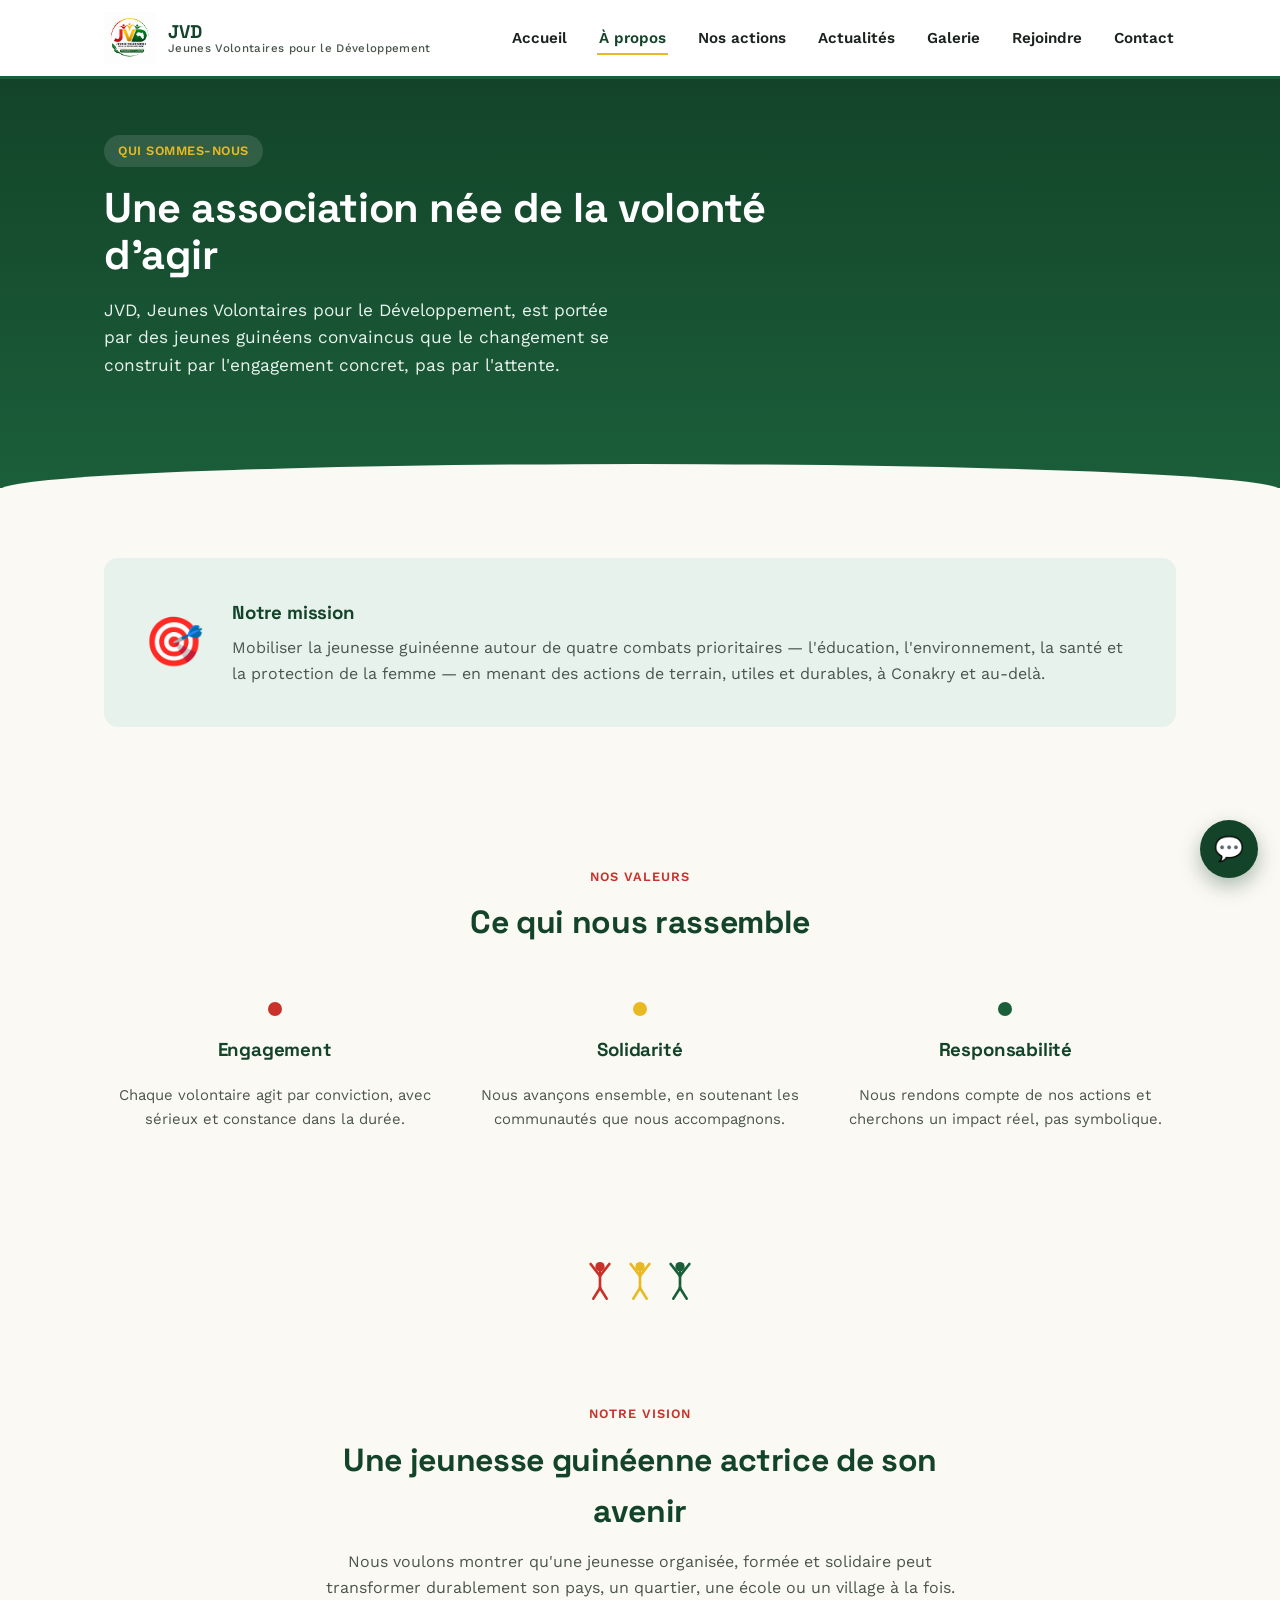
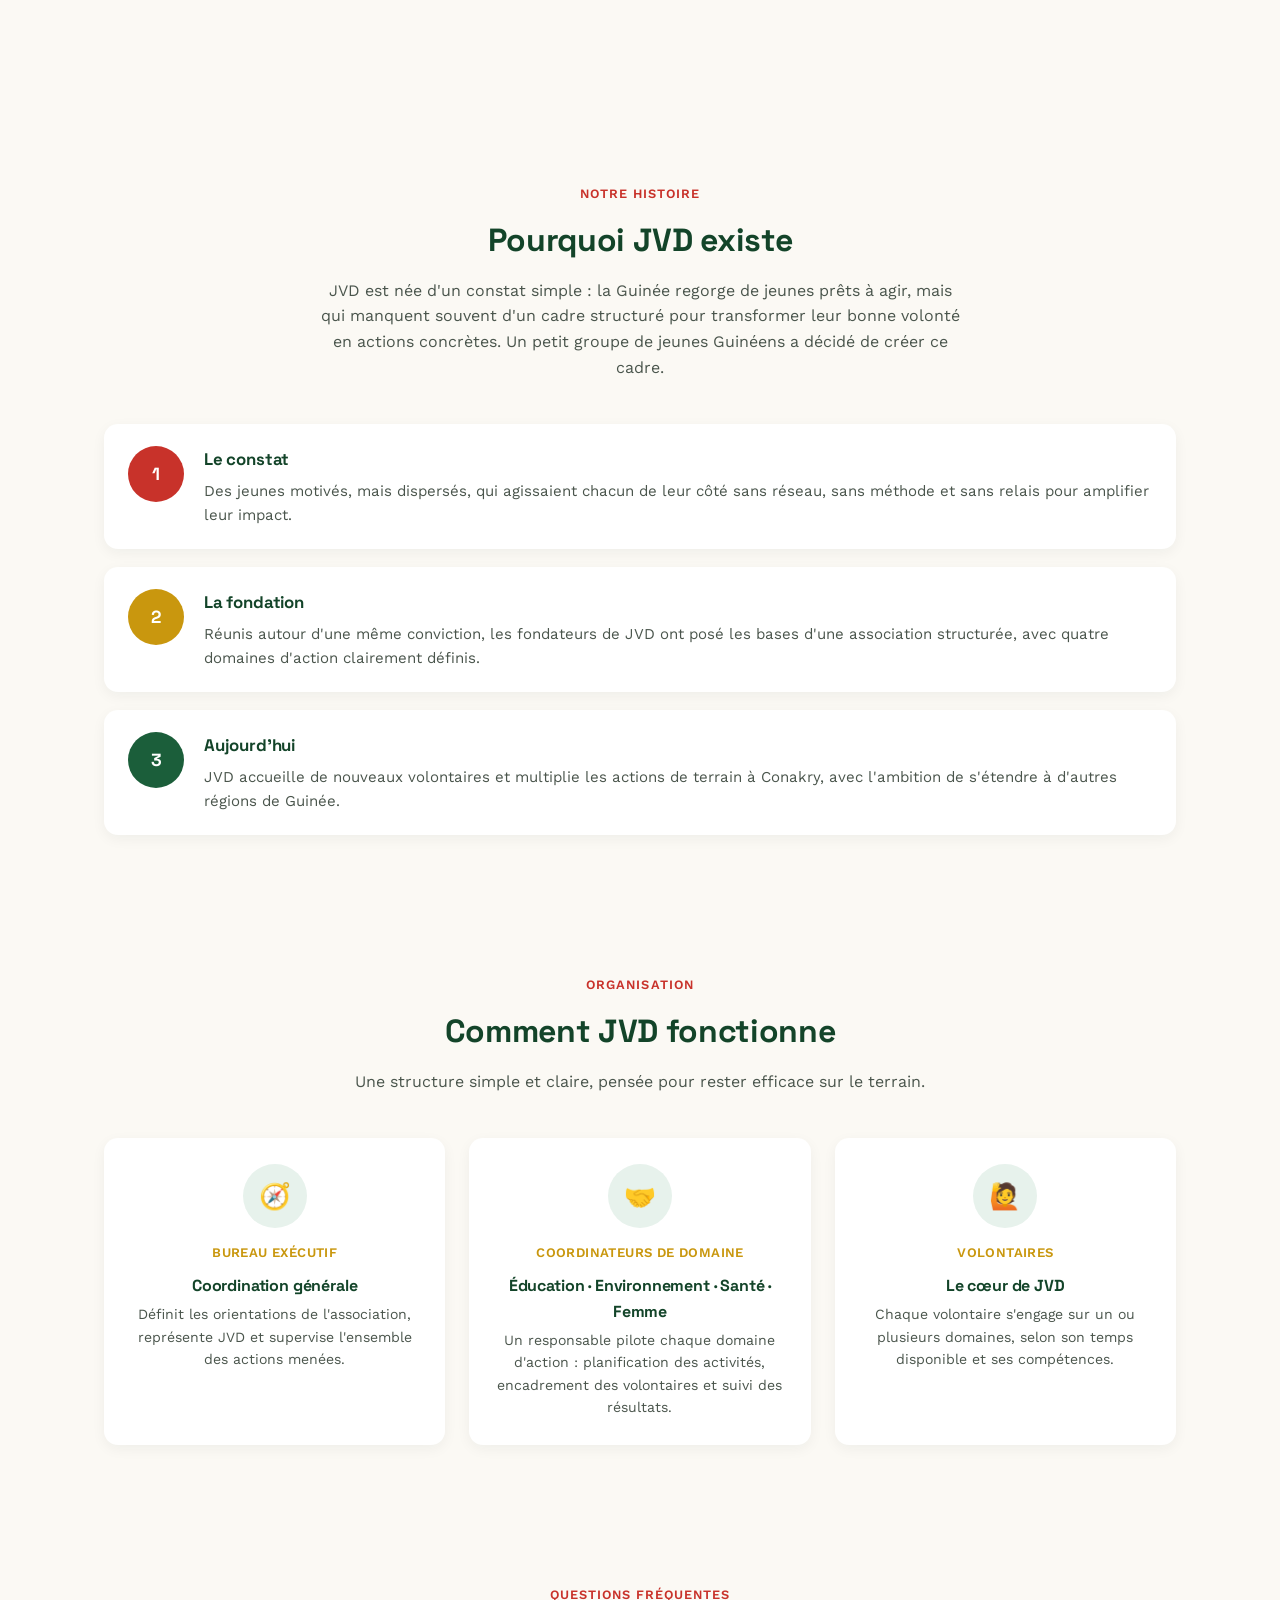
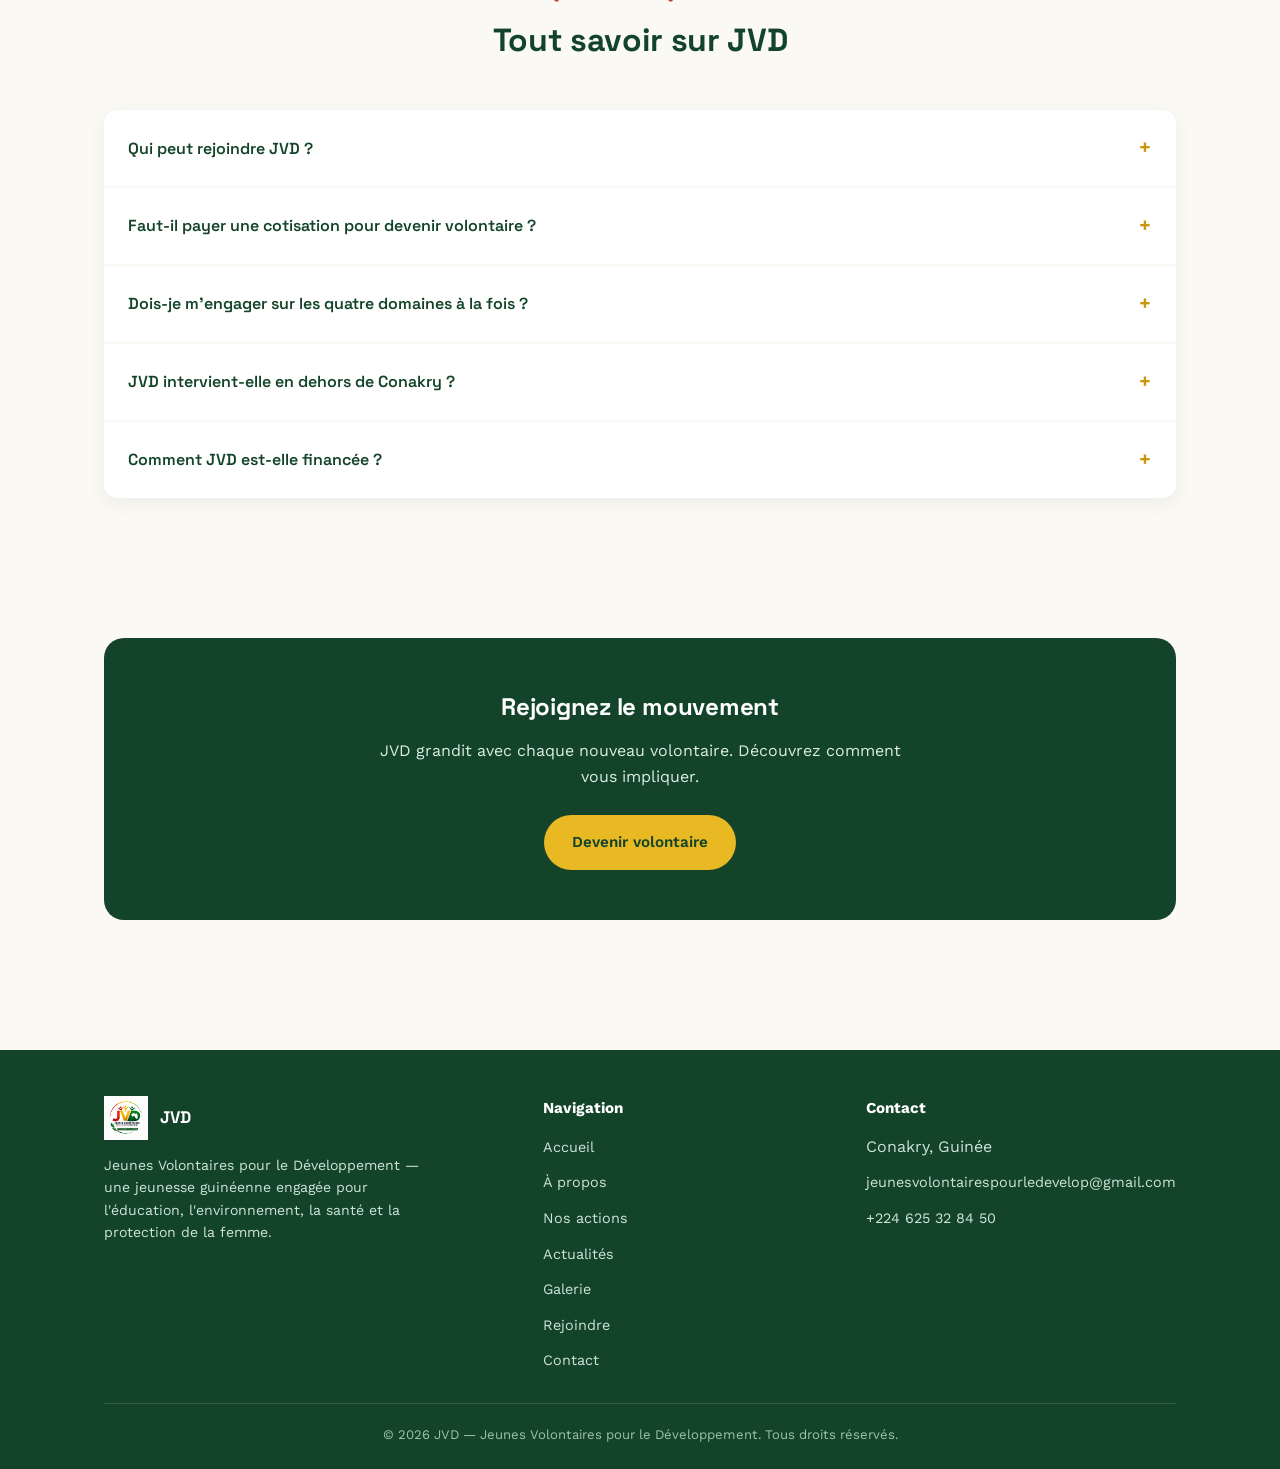
<file: a-propos-1.html>
<!DOCTYPE html>
<html lang="fr">
<head>
<meta charset="UTF-8">
<meta name="viewport" content="width=device-width, initial-scale=1.0">
<title>À propos — JVD</title>
<meta name="description" content="Découvrez JVD, Jeunes Volontaires pour le Développement : notre mission, nos valeurs et notre vision pour la Guinée.">
<link rel="icon" href="logo.png">
<link rel="stylesheet" href="style.css">
</head>
<body>
<a href="#main" class="skip-link">Aller au contenu</a>

<header>
  <div class="nav-row">
    <a href="index.html" class="brand">
      <img src="logo.png" alt="Logo de JVD">
      <span class="brand-text">
        <span class="brand-word">JVD</span>
        <span class="brand-tag">Jeunes Volontaires pour le Développement</span>
      </span>
    </a>
    <button class="nav-toggle" aria-label="Ouvrir le menu" aria-expanded="false">
      <span></span><span></span><span></span>
    </button>
    <nav>
      <ul>
        <li><a href="index.html">Accueil</a></li>
        <li><a href="a-propos.html" aria-current="page">À propos</a></li>
        <li><a href="actions.html">Nos actions</a></li>
        <li><a href="actualites.html">Actualités</a></li>
        <li><a href="galerie.html">Galerie</a></li>
        <li><a href="rejoindre.html">Rejoindre</a></li>
        <li><a href="contact.html">Contact</a></li>
      </ul>
    </nav>
  </div>
</header>

<main id="main">

  <section class="hero" style="padding:56px 0 80px;">
    <div class="wrap">
      <span class="eyebrow">Qui sommes-nous</span>
      <h1 style="max-width:700px;">Une association née de la volonté d'agir</h1>
      <p class="lead">JVD, Jeunes Volontaires pour le Développement, est portée par des jeunes guinéens convaincus que le changement se construit par l'engagement concret, pas par l'attente.</p>
    </div>
  </section>

  <section>
    <div class="wrap">
      <div class="mission-strip">
        <span class="mark">🎯</span>
        <div>
          <h3 style="margin:0 0 8px;">Notre mission</h3>
          <p style="margin:0;color:var(--ink-soft);">Mobiliser la jeunesse guinéenne autour de quatre combats prioritaires — l'éducation, l'environnement, la santé et la protection de la femme — en menant des actions de terrain, utiles et durables, à Conakry et au-delà.</p>
        </div>
      </div>
    </div>
  </section>

  <section>
    <div class="wrap">
      <div class="section-head">
        <span class="kicker">Nos valeurs</span>
        <h2>Ce qui nous rassemble</h2>
      </div>
      <div class="values">
        <div class="value">
          <div class="dot" style="background:var(--red);"></div>
          <h3>Engagement</h3>
          <p style="color:var(--ink-soft);font-size:.93rem;">Chaque volontaire agit par conviction, avec sérieux et constance dans la durée.</p>
        </div>
        <div class="value">
          <div class="dot" style="background:var(--gold);"></div>
          <h3>Solidarité</h3>
          <p style="color:var(--ink-soft);font-size:.93rem;">Nous avançons ensemble, en soutenant les communautés que nous accompagnons.</p>
        </div>
        <div class="value">
          <div class="dot" style="background:var(--green);"></div>
          <h3>Responsabilité</h3>
          <p style="color:var(--ink-soft);font-size:.93rem;">Nous rendons compte de nos actions et cherchons un impact réel, pas symbolique.</p>
        </div>
      </div>
    </div>
  </section>

  <div class="divider-trio">
    <svg viewBox="0 0 40 60" width="40" style="color:var(--red)"><circle cx="20" cy="10" r="7" fill="currentColor"/><g fill="none" stroke="currentColor" stroke-width="4" stroke-linecap="round"><line x1="20" y1="18" x2="20" y2="42"/><line x1="20" y1="24" x2="6" y2="6"/><line x1="20" y1="24" x2="34" y2="6"/><line x1="20" y1="42" x2="10" y2="58"/><line x1="20" y1="42" x2="30" y2="58"/></g></svg>
    <svg viewBox="0 0 40 60" width="40" style="color:var(--gold)"><circle cx="20" cy="10" r="7" fill="currentColor"/><g fill="none" stroke="currentColor" stroke-width="4" stroke-linecap="round"><line x1="20" y1="18" x2="20" y2="42"/><line x1="20" y1="24" x2="6" y2="6"/><line x1="20" y1="24" x2="34" y2="6"/><line x1="20" y1="42" x2="10" y2="58"/><line x1="20" y1="42" x2="30" y2="58"/></g></svg>
    <svg viewBox="0 0 40 60" width="40" style="color:var(--green)"><circle cx="20" cy="10" r="7" fill="currentColor"/><g fill="none" stroke="currentColor" stroke-width="4" stroke-linecap="round"><line x1="20" y1="18" x2="20" y2="42"/><line x1="20" y1="24" x2="6" y2="6"/><line x1="20" y1="24" x2="34" y2="6"/><line x1="20" y1="42" x2="10" y2="58"/><line x1="20" y1="42" x2="30" y2="58"/></g></svg>
  </div>

  <section>
    <div class="wrap">
      <div class="section-head">
        <span class="kicker">Notre vision</span>
        <h2>Une jeunesse guinéenne actrice de son avenir</h2>
        <p>Nous voulons montrer qu'une jeunesse organisée, formée et solidaire peut transformer durablement son pays, un quartier, une école ou un village à la fois.</p>
      </div>
    </div>
  </section>

  <section>
    <div class="wrap">
      <div class="section-head">
        <span class="kicker">Notre histoire</span>
        <h2>Pourquoi JVD existe</h2>
        <p>JVD est née d'un constat simple : la Guinée regorge de jeunes prêts à agir, mais qui manquent souvent d'un cadre structuré pour transformer leur bonne volonté en actions concrètes. Un petit groupe de jeunes Guinéens a décidé de créer ce cadre.</p>
      </div>
      <div class="pillars">
        <div class="pillar">
          <div class="num" style="background:var(--red);">1</div>
          <div>
            <h3>Le constat</h3>
            <p>Des jeunes motivés, mais dispersés, qui agissaient chacun de leur côté sans réseau, sans méthode et sans relais pour amplifier leur impact.</p>
          </div>
        </div>
        <div class="pillar">
          <div class="num" style="background:var(--gold-deep);">2</div>
          <div>
            <h3>La fondation</h3>
            <p>Réunis autour d'une même conviction, les fondateurs de JVD ont posé les bases d'une association structurée, avec quatre domaines d'action clairement définis.</p>
          </div>
        </div>
        <div class="pillar">
          <div class="num" style="background:var(--green);">3</div>
          <div>
            <h3>Aujourd'hui</h3>
            <p>JVD accueille de nouveaux volontaires et multiplie les actions de terrain à Conakry, avec l'ambition de s'étendre à d'autres régions de Guinée.</p>
          </div>
        </div>
      </div>
    </div>
  </section>

  <section>
    <div class="wrap">
      <div class="section-head">
        <span class="kicker">Organisation</span>
        <h2>Comment JVD fonctionne</h2>
        <p>Une structure simple et claire, pensée pour rester efficace sur le terrain.</p>
      </div>
      <div class="org-grid">
        <div class="org-card">
          <div class="avatar">🧭</div>
          <span class="role">Bureau exécutif</span>
          <h3>Coordination générale</h3>
          <p>Définit les orientations de l'association, représente JVD et supervise l'ensemble des actions menées.</p>
        </div>
        <div class="org-card">
          <div class="avatar">🤝</div>
          <span class="role">Coordinateurs de domaine</span>
          <h3>Éducation · Environnement · Santé · Femme</h3>
          <p>Un responsable pilote chaque domaine d'action : planification des activités, encadrement des volontaires et suivi des résultats.</p>
        </div>
        <div class="org-card">
          <div class="avatar">🙋</div>
          <span class="role">Volontaires</span>
          <h3>Le cœur de JVD</h3>
          <p>Chaque volontaire s'engage sur un ou plusieurs domaines, selon son temps disponible et ses compétences.</p>
        </div>
      </div>
    </div>
  </section>

  <section>
    <div class="wrap">
      <div class="section-head">
        <span class="kicker">Questions fréquentes</span>
        <h2>Tout savoir sur JVD</h2>
      </div>
      <div class="faq">
        <details class="faq-item">
          <summary>Qui peut rejoindre JVD ?</summary>
          <p>Tout jeune guinéen motivé par l'engagement citoyen, quel que soit son niveau d'études ou sa profession. La motivation et la disponibilité comptent plus que le diplôme.</p>
        </details>
        <details class="faq-item">
          <summary>Faut-il payer une cotisation pour devenir volontaire ?</summary>
          <p>Rejoindre JVD repose avant tout sur l'engagement et le temps donné sur le terrain. Les modalités précises vous sont expliquées lors de votre prise de contact.</p>
        </details>
        <details class="faq-item">
          <summary>Dois-je m'engager sur les quatre domaines à la fois ?</summary>
          <p>Non. Vous choisissez le ou les domaines — éducation, environnement, santé, protection de la femme — qui correspondent le mieux à vos centres d'intérêt et à votre disponibilité.</p>
        </details>
        <details class="faq-item">
          <summary>JVD intervient-elle en dehors de Conakry ?</summary>
          <p>Nos actions démarrent à Conakry, avec l'ambition claire de s'étendre progressivement à d'autres régions de Guinée à mesure que le réseau de volontaires grandit.</p>
        </details>
        <details class="faq-item">
          <summary>Comment JVD est-elle financée ?</summary>
          <p>JVD s'appuie sur l'engagement volontaire de ses membres et sur les soutiens ponctuels de partenaires. Contactez-nous pour toute proposition de partenariat ou de soutien.</p>
        </details>
      </div>
    </div>
  </section>

  <section>
    <div class="wrap">
      <div class="cta-band">
        <h2>Rejoignez le mouvement</h2>
        <p>JVD grandit avec chaque nouveau volontaire. Découvrez comment vous impliquer.</p>
        <a href="rejoindre.html" class="btn btn-gold">Devenir volontaire</a>
      </div>
    </div>
  </section>

</main>

<footer>
  <div class="wrap">
    <div class="footer-grid">
      <div>
        <div class="footer-brand">
          <img src="logo.png" alt="Logo JVD">
          <strong style="color:#fff;font-family:'Space Grotesk';font-size:1.05rem;">JVD</strong>
        </div>
        <p style="max-width:320px;font-size:.88rem;">Jeunes Volontaires pour le Développement — une jeunesse guinéenne engagée pour l'éducation, l'environnement, la santé et la protection de la femme.</p>
      </div>
      <div>
        <h4>Navigation</h4>
        <ul>
          <li><a href="index.html">Accueil</a></li>
          <li><a href="a-propos.html">À propos</a></li>
          <li><a href="actions.html">Nos actions</a></li>
          <li><a href="actualites.html">Actualités</a></li>
        <li><a href="galerie.html">Galerie</a></li>
        <li><a href="rejoindre.html">Rejoindre</a></li>
        <li><a href="contact.html">Contact</a></li>
        </ul>
      </div>
      <div>
        <h4>Contact</h4>
        <ul>
          <li>Conakry, Guinée</li>
          <li><a href="mailto:jeunesvolontairespourledevelop@gmail.com">jeunesvolontairespourledevelop@gmail.com</a></li>
          <li><a href="https://wa.me/224625328450">+224 625 32 84 50</a></li>
        </ul>
      </div>
    </div>
    <div class="footer-bottom">© 2026 JVD — Jeunes Volontaires pour le Développement. Tous droits réservés.</div>
  </div>
</footer>

<script src="script.js"></script>
<script src="assistant.js"></script>
</body>
</html>
</file>
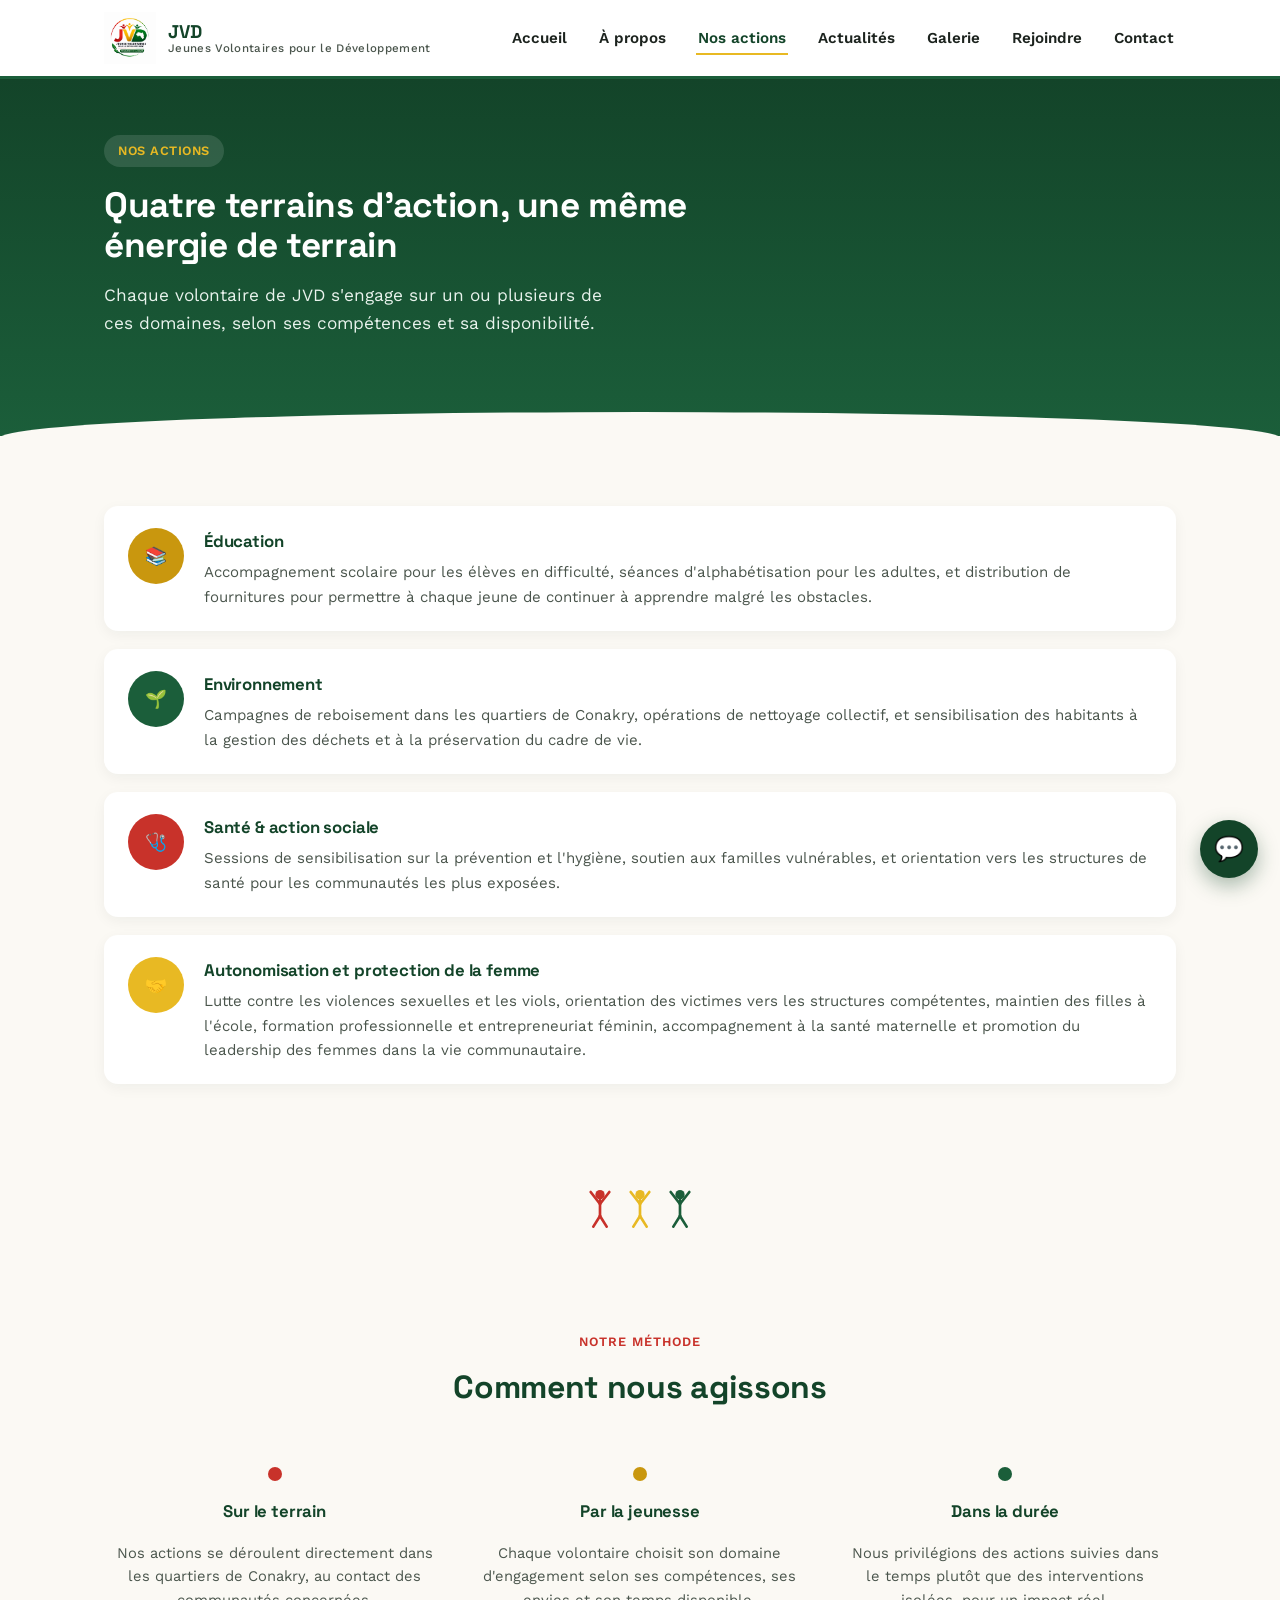
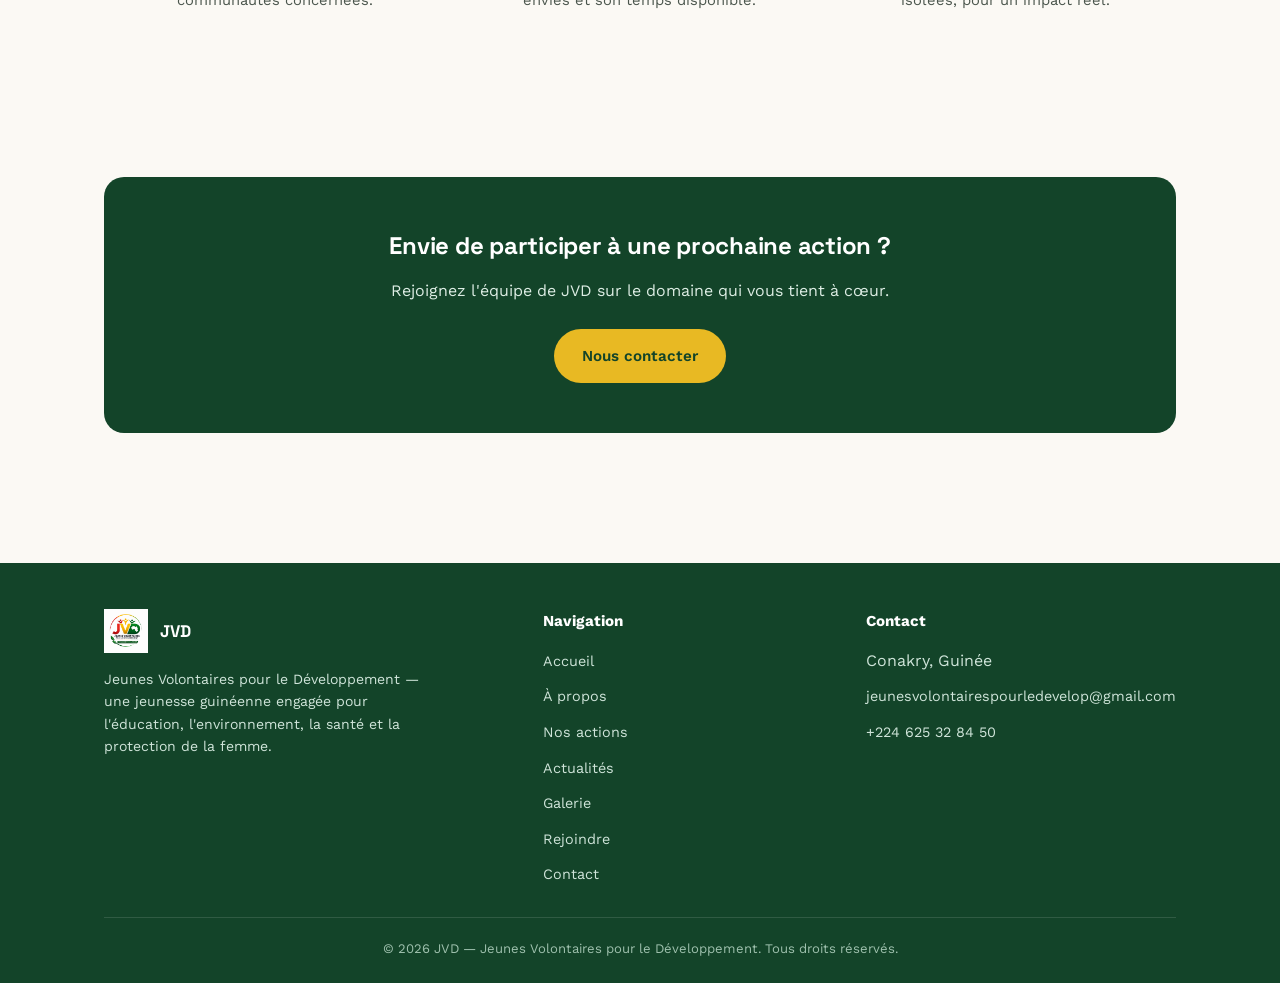
<file: actions-1.html>
<!DOCTYPE html>
<html lang="fr">
<head>
<meta charset="UTF-8">
<meta name="viewport" content="width=device-width, initial-scale=1.0">
<title>Nos actions — JVD</title>
<meta name="description" content="Découvrez les actions de JVD à Conakry : éducation, environnement, santé et protection de la femme, portées par des jeunes volontaires guinéens.">
<link rel="icon" href="logo.png">
<link rel="stylesheet" href="style.css">
</head>
<body>
<a href="#main" class="skip-link">Aller au contenu</a>

<header>
  <div class="nav-row">
    <a href="index.html" class="brand">
      <img src="logo.png" alt="Logo de JVD">
      <span class="brand-text">
        <span class="brand-word">JVD</span>
        <span class="brand-tag">Jeunes Volontaires pour le Développement</span>
      </span>
    </a>
    <button class="nav-toggle" aria-label="Ouvrir le menu" aria-expanded="false">
      <span></span><span></span><span></span>
    </button>
    <nav>
      <ul>
        <li><a href="index.html">Accueil</a></li>
        <li><a href="a-propos.html">À propos</a></li>
        <li><a href="actions.html" aria-current="page">Nos actions</a></li>
        <li><a href="actualites.html">Actualités</a></li>
        <li><a href="galerie.html">Galerie</a></li>
        <li><a href="rejoindre.html">Rejoindre</a></li>
        <li><a href="contact.html">Contact</a></li>
      </ul>
    </nav>
  </div>
</header>

<main id="main">

  <section class="hero" style="padding:56px 0 70px;">
    <div class="wrap">
      <span class="eyebrow">Nos actions</span>
      <h1 style="font-size:2.2rem;max-width:640px;">Quatre terrains d'action, une même énergie de terrain</h1>
      <p class="lead">Chaque volontaire de JVD s'engage sur un ou plusieurs de ces domaines, selon ses compétences et sa disponibilité.</p>
    </div>
  </section>

  <section>
    <div class="wrap">
      <div class="pillars">

        <div class="pillar">
          <div class="num" style="background:var(--gold-deep);">📚</div>
          <div>
            <h3>Éducation</h3>
            <p>Accompagnement scolaire pour les élèves en difficulté, séances d'alphabétisation pour les adultes, et distribution de fournitures pour permettre à chaque jeune de continuer à apprendre malgré les obstacles.</p>
          </div>
        </div>

        <div class="pillar">
          <div class="num" style="background:var(--green);">🌱</div>
          <div>
            <h3>Environnement</h3>
            <p>Campagnes de reboisement dans les quartiers de Conakry, opérations de nettoyage collectif, et sensibilisation des habitants à la gestion des déchets et à la préservation du cadre de vie.</p>
          </div>
        </div>

        <div class="pillar">
          <div class="num" style="background:var(--red);">🩺</div>
          <div>
            <h3>Santé &amp; action sociale</h3>
            <p>Sessions de sensibilisation sur la prévention et l'hygiène, soutien aux familles vulnérables, et orientation vers les structures de santé pour les communautés les plus exposées.</p>
          </div>
        </div>

        <div class="pillar">
          <div class="num" style="background:var(--gold);">🤝</div>
          <div>
            <h3>Autonomisation et protection de la femme</h3>
            <p>Lutte contre les violences sexuelles et les viols, orientation des victimes vers les structures compétentes, maintien des filles à l'école, formation professionnelle et entrepreneuriat féminin, accompagnement à la santé maternelle et promotion du leadership des femmes dans la vie communautaire.</p>
          </div>
        </div>

      </div>
    </div>
  </section>

  <div class="divider-trio">
    <svg viewBox="0 0 40 60" width="40" style="color:var(--red)"><circle cx="20" cy="10" r="7" fill="currentColor"/><g fill="none" stroke="currentColor" stroke-width="4" stroke-linecap="round"><line x1="20" y1="18" x2="20" y2="42"/><line x1="20" y1="24" x2="6" y2="6"/><line x1="20" y1="24" x2="34" y2="6"/><line x1="20" y1="42" x2="10" y2="58"/><line x1="20" y1="42" x2="30" y2="58"/></g></svg>
    <svg viewBox="0 0 40 60" width="40" style="color:var(--gold)"><circle cx="20" cy="10" r="7" fill="currentColor"/><g fill="none" stroke="currentColor" stroke-width="4" stroke-linecap="round"><line x1="20" y1="18" x2="20" y2="42"/><line x1="20" y1="24" x2="6" y2="6"/><line x1="20" y1="24" x2="34" y2="6"/><line x1="20" y1="42" x2="10" y2="58"/><line x1="20" y1="42" x2="30" y2="58"/></g></svg>
    <svg viewBox="0 0 40 60" width="40" style="color:var(--green)"><circle cx="20" cy="10" r="7" fill="currentColor"/><g fill="none" stroke="currentColor" stroke-width="4" stroke-linecap="round"><line x1="20" y1="18" x2="20" y2="42"/><line x1="20" y1="24" x2="6" y2="6"/><line x1="20" y1="24" x2="34" y2="6"/><line x1="20" y1="42" x2="10" y2="58"/><line x1="20" y1="42" x2="30" y2="58"/></g></svg>
  </div>

  <section>
    <div class="wrap">
      <div class="section-head">
        <span class="kicker">Notre méthode</span>
        <h2>Comment nous agissons</h2>
      </div>
      <div class="values">
        <div class="value">
          <div class="dot" style="background:var(--red);"></div>
          <h3 style="font-size:1.05rem;">Sur le terrain</h3>
          <p style="color:var(--ink-soft);font-size:.92rem;">Nos actions se déroulent directement dans les quartiers de Conakry, au contact des communautés concernées.</p>
        </div>
        <div class="value">
          <div class="dot" style="background:var(--gold-deep);"></div>
          <h3 style="font-size:1.05rem;">Par la jeunesse</h3>
          <p style="color:var(--ink-soft);font-size:.92rem;">Chaque volontaire choisit son domaine d'engagement selon ses compétences, ses envies et son temps disponible.</p>
        </div>
        <div class="value">
          <div class="dot" style="background:var(--green);"></div>
          <h3 style="font-size:1.05rem;">Dans la durée</h3>
          <p style="color:var(--ink-soft);font-size:.92rem;">Nous privilégions des actions suivies dans le temps plutôt que des interventions isolées, pour un impact réel.</p>
        </div>
      </div>
    </div>
  </section>

  <section>
    <div class="wrap">
      <div class="cta-band">
        <h2>Envie de participer à une prochaine action ?</h2>
        <p>Rejoignez l'équipe de JVD sur le domaine qui vous tient à cœur.</p>
        <a href="contact.html" class="btn btn-gold">Nous contacter</a>
      </div>
    </div>
  </section>

</main>

<footer>
  <div class="wrap">
    <div class="footer-grid">
      <div>
        <div class="footer-brand">
          <img src="logo.png" alt="Logo JVD">
          <strong style="color:#fff;font-family:'Space Grotesk';font-size:1.05rem;">JVD</strong>
        </div>
        <p style="max-width:320px;font-size:.88rem;">Jeunes Volontaires pour le Développement — une jeunesse guinéenne engagée pour l'éducation, l'environnement, la santé et la protection de la femme.</p>
      </div>
      <div>
        <h4>Navigation</h4>
        <ul>
          <li><a href="index.html">Accueil</a></li>
          <li><a href="a-propos.html">À propos</a></li>
          <li><a href="actions.html">Nos actions</a></li>
          <li><a href="actualites.html">Actualités</a></li>
        <li><a href="galerie.html">Galerie</a></li>
        <li><a href="rejoindre.html">Rejoindre</a></li>
        <li><a href="contact.html">Contact</a></li>
        </ul>
      </div>
      <div>
        <h4>Contact</h4>
        <ul>
          <li>Conakry, Guinée</li>
          <li><a href="mailto:jeunesvolontairespourledevelop@gmail.com">jeunesvolontairespourledevelop@gmail.com</a></li>
          <li><a href="https://wa.me/224625328450">+224 625 32 84 50</a></li>
        </ul>
      </div>
    </div>
    <div class="footer-bottom">© 2026 JVD — Jeunes Volontaires pour le Développement. Tous droits réservés.</div>
  </div>
</footer>

<script src="script.js"></script>
<script src="assistant.js"></script>
</body>
</html>
</file>
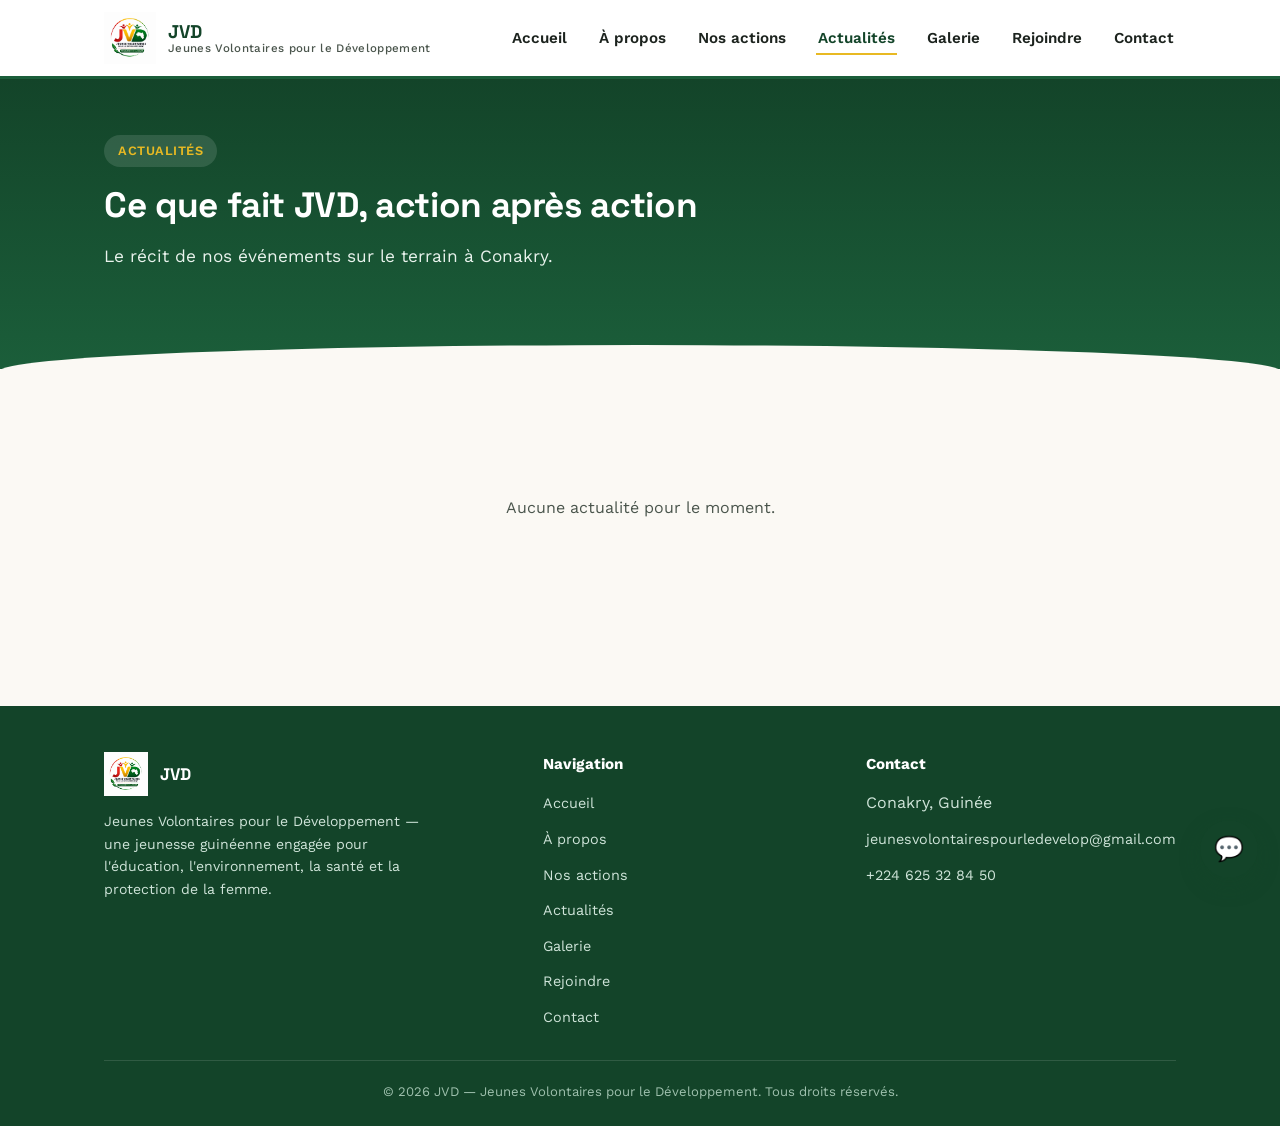
<file: actualites-1.html>
<!DOCTYPE html>
<html lang="fr">
<head>
<meta charset="UTF-8">
<meta name="viewport" content="width=device-width, initial-scale=1.0">
<title>Actualités — JVD</title>
<meta name="description" content="Suivez les actions récentes de JVD, Jeunes Volontaires pour le Développement, à Conakry.">
<link rel="icon" href="logo.png">
<link rel="stylesheet" href="style.css">
<style>
  .actu-list{display:flex;flex-direction:column;gap:22px;}
  .actu-card{
    background:var(--white);border-radius:var(--radius);overflow:hidden;
    box-shadow:0 4px 16px rgba(28,35,30,.06);display:flex;flex-wrap:wrap;
  }
  .actu-card img{width:280px;flex:0 0 280px;height:220px;object-fit:cover;}
  .actu-body{padding:26px 28px;flex:1;min-width:240px;}
  .actu-date{
    color:var(--gold-deep);font-weight:700;font-size:.78rem;text-transform:uppercase;
    letter-spacing:.04em;margin-bottom:6px;display:block;
  }
  .actu-body h2{margin:0 0 10px;font-size:1.2rem;color:var(--green-deep);}
  .actu-body p{margin:0;color:var(--ink-soft);font-size:.94rem;line-height:1.6;}
  @media (max-width:700px){.actu-card img{width:100%;flex-basis:100%;height:200px;}}
</style>
</head>
<body>
<a href="#main" class="skip-link">Aller au contenu</a>

<header>
  <div class="nav-row">
    <a href="index.html" class="brand">
      <img src="logo.png" alt="Logo de JVD">
      <span class="brand-text">
        <span class="brand-word">JVD</span>
        <span class="brand-tag">Jeunes Volontaires pour le Développement</span>
      </span>
    </a>
    <button class="nav-toggle" aria-label="Ouvrir le menu" aria-expanded="false">
      <span></span><span></span><span></span>
    </button>
    <nav>
      <ul>
        <li><a href="index.html">Accueil</a></li>
        <li><a href="a-propos.html">À propos</a></li>
        <li><a href="actions.html">Nos actions</a></li>
        <li><a href="actualites.html" aria-current="page">Actualités</a></li>
        <li><a href="galerie.html">Galerie</a></li>
        <li><a href="rejoindre.html">Rejoindre</a></li>
        <li><a href="contact.html">Contact</a></li>
      </ul>
    </nav>
  </div>
</header>

<main id="main">

  <section class="hero" style="padding:56px 0 70px;">
    <div class="wrap">
      <span class="eyebrow">Actualités</span>
      <h1 style="font-size:2.2rem;max-width:640px;">Ce que fait JVD, action après action</h1>
      <p class="lead">Le récit de nos événements sur le terrain à Conakry.</p>
    </div>
  </section>

  <section>
    <div class="wrap">
      <div id="actu-state" class="gallery-state" style="display:none;text-align:center;padding:40px 20px;color:var(--ink-soft);">
        <p>Aucune actualité pour le moment.</p>
      </div>
      <div id="actu-list" class="actu-list"></div>
    </div>
  </section>

</main>

<footer>
  <div class="wrap">
    <div class="footer-grid">
      <div>
        <div class="footer-brand">
          <img src="logo.png" alt="Logo JVD">
          <strong style="color:#fff;font-family:'Space Grotesk';font-size:1.05rem;">JVD</strong>
        </div>
        <p style="max-width:320px;font-size:.88rem;">Jeunes Volontaires pour le Développement — une jeunesse guinéenne engagée pour l'éducation, l'environnement, la santé et la protection de la femme.</p>
      </div>
      <div>
        <h4>Navigation</h4>
        <ul>
          <li><a href="index.html">Accueil</a></li>
          <li><a href="a-propos.html">À propos</a></li>
          <li><a href="actions.html">Nos actions</a></li>
          <li><a href="actualites.html">Actualités</a></li>
          <li><a href="galerie.html">Galerie</a></li>
          <li><a href="rejoindre.html">Rejoindre</a></li>
          <li><a href="contact.html">Contact</a></li>
        </ul>
      </div>
      <div>
        <h4>Contact</h4>
        <ul>
          <li>Conakry, Guinée</li>
          <li><a href="mailto:jeunesvolontairespourledevelop@gmail.com">jeunesvolontairespourledevelop@gmail.com</a></li>
          <li><a href="https://wa.me/224625328450">+224 625 32 84 50</a></li>
        </ul>
      </div>
    </div>
    <div class="footer-bottom">© 2026 JVD — Jeunes Volontaires pour le Développement. Tous droits réservés.</div>
  </div>
</footer>

<script src="script.js"></script>
<script src="assistant.js"></script>
<script>
// Lit le fichier actus.txt à la racine du dépôt et affiche chaque bloc comme une actualité
(function () {
  const OWNER = "jeunesvolontairespourledevelop-maker";
  const REPO = "www.jvd.com";
  const FILE = "actus.txt";

  const list = document.getElementById("actu-list");
  const state = document.getElementById("actu-state");

  fetch(`https://raw.githubusercontent.com/${OWNER}/${REPO}/main/${FILE}?t=${Date.now()}`)
    .then(r => { if (!r.ok) throw new Error("fichier introuvable"); return r.text(); })
    .then(text => {
      const blocks = text.split(/^---$/m).map(b => b.trim()).filter(Boolean);
      if (blocks.length === 0) { state.style.display = "block"; return; }

      blocks.reverse().forEach(block => {
        const get = (field) => {
          const m = block.match(new RegExp(field + ":\\s*(.*)"));
          return m ? m[1].trim() : "";
        };
        const titre = get("TITRE") || "Actualité";
        const date = get("DATE");
        const texte = get("TEXTE");
        const image = get("IMAGE");

        const card = document.createElement("article");
        card.className = "actu-card";
        card.innerHTML = `
          ${image ? `<img src="${image}" alt="${titre}">` : ""}
          <div class="actu-body">
            ${date ? `<span class="actu-date">${date}</span>` : ""}
            <h2>${titre}</h2>
            <p>${texte}</p>
          </div>`;
        list.appendChild(card);
      });
    })
    .catch(() => { state.style.display = "block"; });
})();
</script>
</body>
</html>
</file>
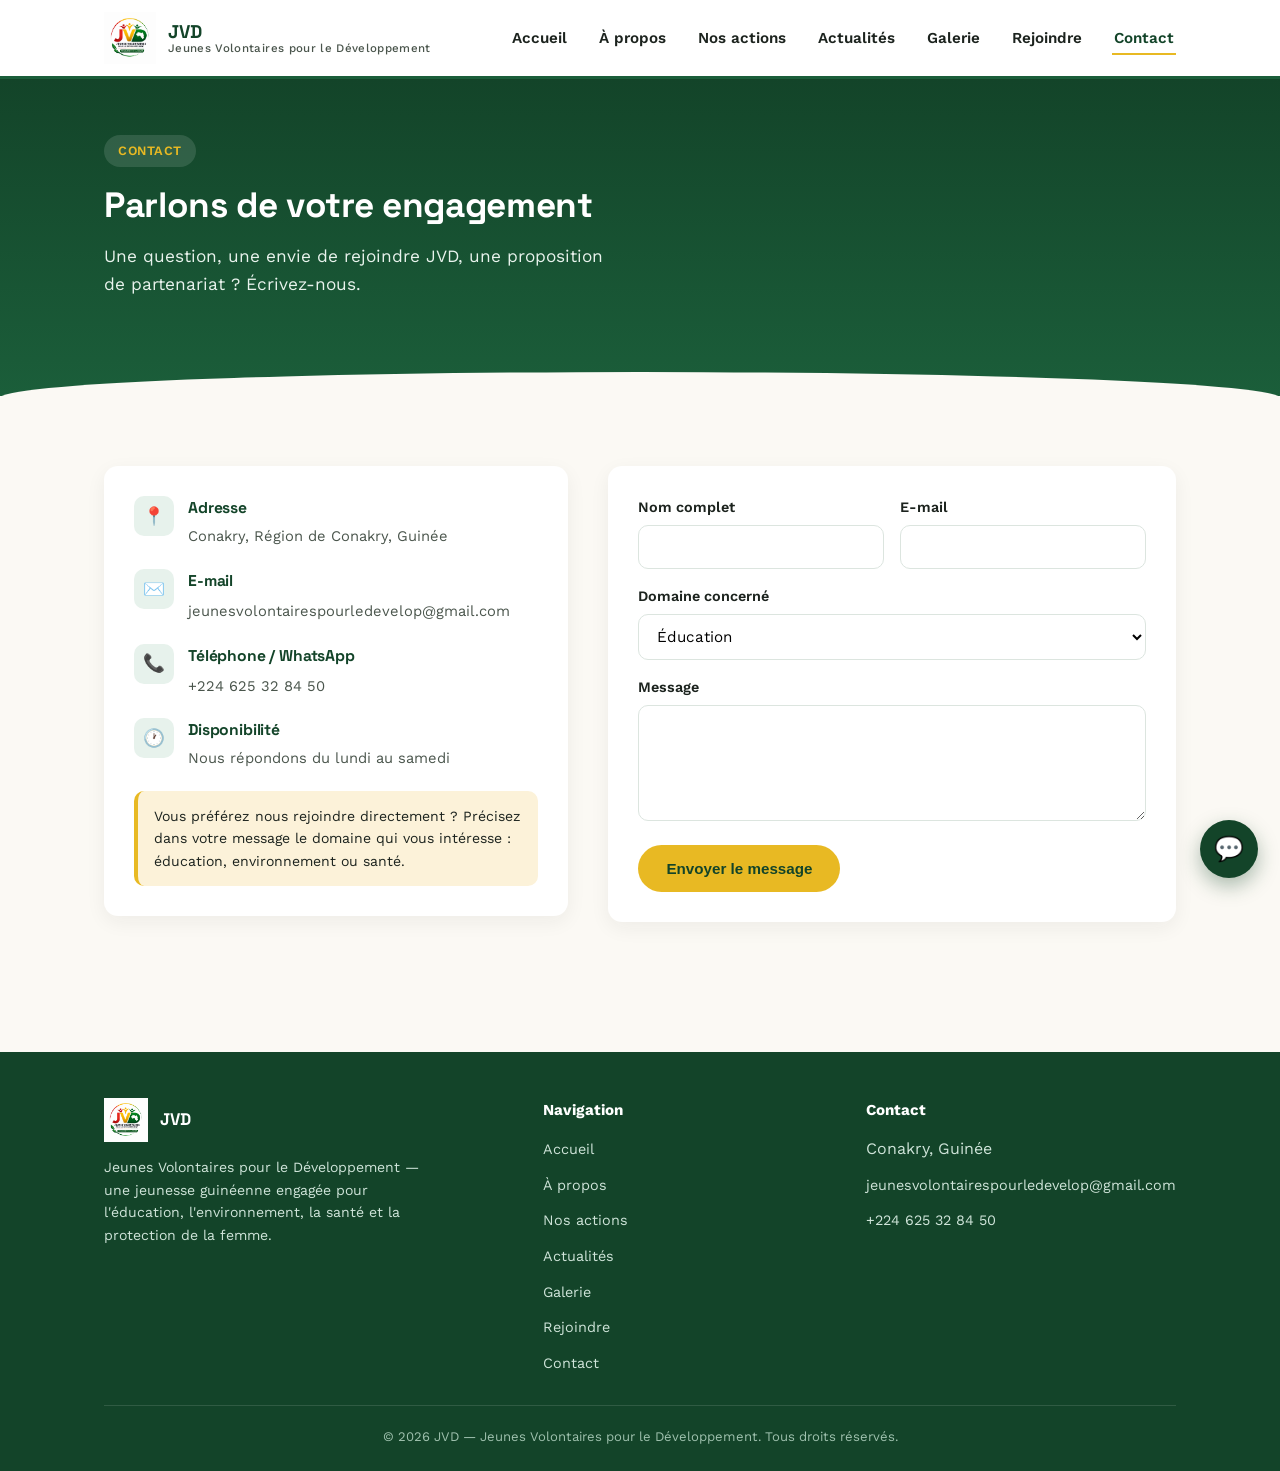
<file: contact__1_.html>
<!DOCTYPE html>
<html lang="fr">
<head>
<meta charset="UTF-8">
<meta name="viewport" content="width=device-width, initial-scale=1.0">
<title>Contact — JVD</title>
<meta name="description" content="Contactez JVD, Jeunes Volontaires pour le Développement, à Conakry, Guinée.">
<link rel="icon" href="logo.png">
<link rel="stylesheet" href="style.css">
</head>
<body>
<a href="#main" class="skip-link">Aller au contenu</a>

<header>
  <div class="nav-row">
    <a href="index.html" class="brand">
      <img src="logo.png" alt="Logo de JVD">
      <span class="brand-text">
        <span class="brand-word">JVD</span>
        <span class="brand-tag">Jeunes Volontaires pour le Développement</span>
      </span>
    </a>
    <button class="nav-toggle" aria-label="Ouvrir le menu" aria-expanded="false">
      <span></span><span></span><span></span>
    </button>
    <nav>
      <ul>
        <li><a href="index.html">Accueil</a></li>
        <li><a href="a-propos.html">À propos</a></li>
        <li><a href="actions.html">Nos actions</a></li>
        <li><a href="actualites.html">Actualités</a></li>
        <li><a href="galerie.html">Galerie</a></li>
        <li><a href="rejoindre.html">Rejoindre</a></li>
        <li><a href="contact.html" aria-current="page">Contact</a></li>
      </ul>
    </nav>
  </div>
</header>

<main id="main">

  <section class="hero" style="padding:56px 0 70px;">
    <div class="wrap">
      <span class="eyebrow">Contact</span>
      <h1 style="font-size:2.2rem;max-width:640px;">Parlons de votre engagement</h1>
      <p class="lead">Une question, une envie de rejoindre JVD, une proposition de partenariat ? Écrivez-nous.</p>
    </div>
  </section>

  <section>
    <div class="wrap">
      <div class="contact-grid">

        <div>
          <div class="contact-card">
            <div class="contact-info-item">
              <div class="ic">📍</div>
              <div>
                <h3>Adresse</h3>
                <p>Conakry, Région de Conakry, Guinée</p>
              </div>
            </div>
            <div class="contact-info-item">
              <div class="ic">✉️</div>
              <div>
                <h3>E-mail</h3>
                <a href="mailto:jeunesvolontairespourledevelop@gmail.com">jeunesvolontairespourledevelop@gmail.com</a>
              </div>
            </div>
            <div class="contact-info-item">
              <div class="ic">📞</div>
              <div>
                <h3>Téléphone / WhatsApp</h3>
                <a href="https://wa.me/224625328450">+224 625 32 84 50</a>
              </div>
            </div>
            <div class="contact-info-item">
              <div class="ic">🕐</div>
              <div>
                <h3>Disponibilité</h3>
                <p>Nous répondons du lundi au samedi</p>
              </div>
            </div>
            <div class="note-box">
              Vous préférez nous rejoindre directement ? Précisez dans votre message le domaine qui vous intéresse : éducation, environnement ou santé.
            </div>
          </div>
        </div>

        <div class="contact-card">
          <form action="mailto:jeunesvolontairespourledevelop@gmail.com" method="post" enctype="text/plain">
            <div class="form-row">
              <div>
                <label for="name">Nom complet</label>
                <input type="text" id="name" name="nom" required>
              </div>
              <div>
                <label for="email">E-mail</label>
                <input type="email" id="email" name="email" required>
              </div>
            </div>
            <div>
              <label for="subject">Domaine concerné</label>
              <select id="subject" name="domaine">
                <option value="Education">Éducation</option>
                <option value="Environnement">Environnement</option>
                <option value="Sante">Santé &amp; action sociale</option>
                <option value="Autre">Autre demande</option>
              </select>
            </div>
            <div>
              <label for="message">Message</label>
              <textarea id="message" name="message" rows="5" required></textarea>
            </div>
            <button type="submit" class="btn btn-gold" style="align-self:flex-start;">Envoyer le message</button>
          </form>
        </div>

      </div>
    </div>
  </section>

</main>

<footer>
  <div class="wrap">
    <div class="footer-grid">
      <div>
        <div class="footer-brand">
          <img src="logo.png" alt="Logo JVD">
          <strong style="color:#fff;font-family:'Space Grotesk';font-size:1.05rem;">JVD</strong>
        </div>
        <p style="max-width:320px;font-size:.88rem;">Jeunes Volontaires pour le Développement — une jeunesse guinéenne engagée pour l'éducation, l'environnement, la santé et la protection de la femme.</p>
      </div>
      <div>
        <h4>Navigation</h4>
        <ul>
          <li><a href="index.html">Accueil</a></li>
          <li><a href="a-propos.html">À propos</a></li>
          <li><a href="actions.html">Nos actions</a></li>
          <li><a href="actualites.html">Actualités</a></li>
        <li><a href="galerie.html">Galerie</a></li>
        <li><a href="rejoindre.html">Rejoindre</a></li>
        <li><a href="contact.html">Contact</a></li>
        </ul>
      </div>
      <div>
        <h4>Contact</h4>
        <ul>
          <li>Conakry, Guinée</li>
          <li><a href="mailto:jeunesvolontairespourledevelop@gmail.com">jeunesvolontairespourledevelop@gmail.com</a></li>
          <li><a href="https://wa.me/224625328450">+224 625 32 84 50</a></li>
        </ul>
      </div>
    </div>
    <div class="footer-bottom">© 2026 JVD — Jeunes Volontaires pour le Développement. Tous droits réservés.</div>
  </div>
</footer>

<script src="script.js"></script>
<script src="assistant.js"></script>
</body>
</html>
</file>
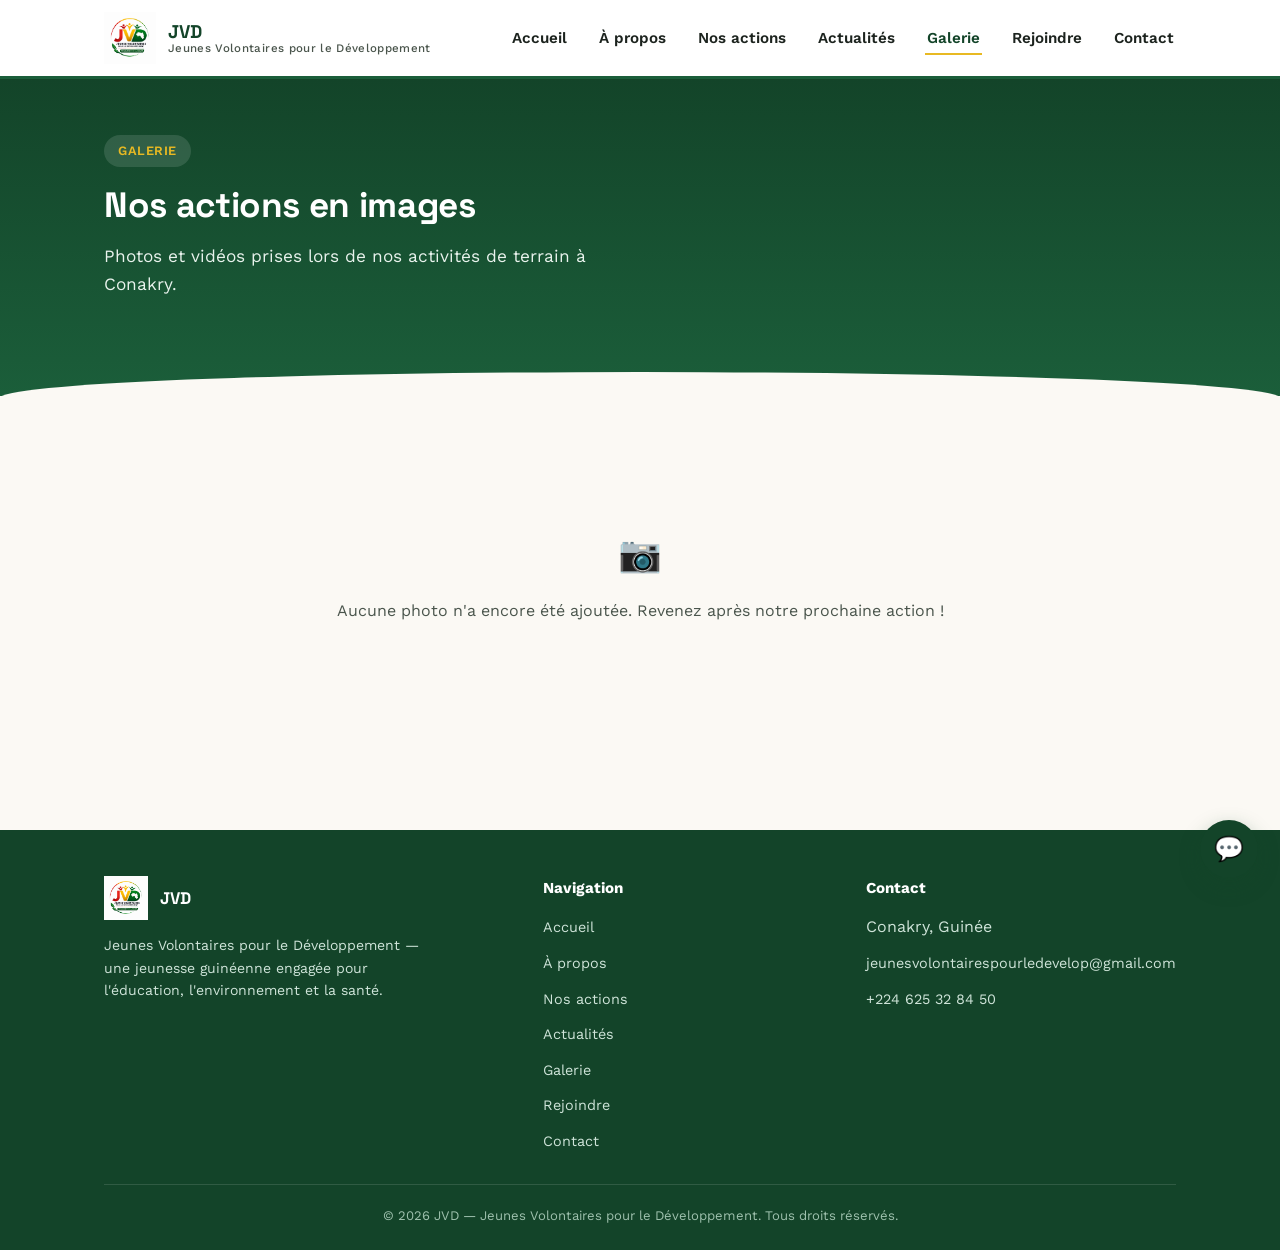
<file: galerie.html>
<!DOCTYPE html>
<html lang="fr">
<head>
<meta charset="UTF-8">
<meta name="viewport" content="width=device-width, initial-scale=1.0">
<title>Galerie — JVD</title>
<meta name="description" content="Photos et vidéos des actions de terrain menées par JVD à Conakry.">
<link rel="icon" href="logo.png">
<link rel="stylesheet" href="style.css">
<style>
  .gallery-grid{display:grid;grid-template-columns:repeat(3,1fr);gap:16px;}
  .gallery-item{
    border-radius:var(--radius);overflow:hidden;background:var(--white);
    box-shadow:0 4px 14px rgba(28,35,30,.06);aspect-ratio:1/1;position:relative;
  }
  .gallery-item img,.gallery-item video{width:100%;height:100%;object-fit:cover;display:block;}
  .gallery-item .play{
    position:absolute;inset:0;display:flex;align-items:center;justify-content:center;
    background:rgba(20,35,29,.25);color:#fff;font-size:2rem;pointer-events:none;
  }
  .gallery-state{text-align:center;padding:60px 20px;color:var(--ink-soft);}
  .gallery-state .icon{font-size:2.2rem;margin-bottom:10px;}
  @media (max-width:820px){.gallery-grid{grid-template-columns:repeat(2,1fr);}}
  @media (max-width:520px){.gallery-grid{grid-template-columns:1fr 1fr;gap:10px;}}

  /* Lightbox */
  .lightbox{
    position:fixed;inset:0;background:rgba(12,18,14,.92);display:none;
    align-items:center;justify-content:center;z-index:999;padding:20px;
  }
  .lightbox.open{display:flex;}
  .lightbox img,.lightbox video{max-width:100%;max-height:90vh;border-radius:10px;}
  .lightbox-close{
    position:absolute;top:18px;right:22px;color:#fff;font-size:1.8rem;
    background:none;border:none;cursor:pointer;
  }
</style>
</head>
<body>
<a href="#main" class="skip-link">Aller au contenu</a>

<header>
  <div class="nav-row">
    <a href="index.html" class="brand">
      <img src="logo.png" alt="Logo de JVD">
      <span class="brand-text">
        <span class="brand-word">JVD</span>
        <span class="brand-tag">Jeunes Volontaires pour le Développement</span>
      </span>
    </a>
    <button class="nav-toggle" aria-label="Ouvrir le menu" aria-expanded="false">
      <span></span><span></span><span></span>
    </button>
    <nav>
      <ul>
        <li><a href="index.html">Accueil</a></li>
        <li><a href="a-propos.html">À propos</a></li>
        <li><a href="actions.html">Nos actions</a></li>
        <li><a href="actualites.html">Actualités</a></li>
        <li><a href="galerie.html" aria-current="page">Galerie</a></li>
        <li><a href="rejoindre.html">Rejoindre</a></li>
        <li><a href="contact.html">Contact</a></li>
      </ul>
    </nav>
  </div>
</header>

<main id="main">

  <section class="hero" style="padding:56px 0 70px;">
    <div class="wrap">
      <span class="eyebrow">Galerie</span>
      <h1 style="font-size:2.2rem;max-width:640px;">Nos actions en images</h1>
      <p class="lead">Photos et vidéos prises lors de nos activités de terrain à Conakry.</p>
    </div>
  </section>

  <section>
    <div class="wrap">
      <div id="gallery-state" class="gallery-state" style="display:none;">
        <div class="icon">📷</div>
        <p>Aucune photo n'a encore été ajoutée. Revenez après notre prochaine action !</p>
      </div>
      <div id="gallery-grid" class="gallery-grid"></div>
    </div>
  </section>

</main>

<div class="lightbox" id="lightbox">
  <button class="lightbox-close" id="lightbox-close">✕</button>
  <div id="lightbox-content"></div>
</div>

<footer>
  <div class="wrap">
    <div class="footer-grid">
      <div>
        <div class="footer-brand">
          <img src="logo.png" alt="Logo JVD">
          <strong style="color:#fff;font-family:'Space Grotesk';font-size:1.05rem;">JVD</strong>
        </div>
        <p style="max-width:320px;font-size:.88rem;">Jeunes Volontaires pour le Développement — une jeunesse guinéenne engagée pour l'éducation, l'environnement et la santé.</p>
      </div>
      <div>
        <h4>Navigation</h4>
        <ul>
          <li><a href="index.html">Accueil</a></li>
          <li><a href="a-propos.html">À propos</a></li>
          <li><a href="actions.html">Nos actions</a></li>
          <li><a href="actualites.html">Actualités</a></li>
        <li><a href="galerie.html">Galerie</a></li>
          <li><a href="rejoindre.html">Rejoindre</a></li>
          <li><a href="contact.html">Contact</a></li>
        </ul>
      </div>
      <div>
        <h4>Contact</h4>
        <ul>
          <li>Conakry, Guinée</li>
          <li><a href="mailto:jeunesvolontairespourledevelop@gmail.com">jeunesvolontairespourledevelop@gmail.com</a></li>
          <li><a href="https://wa.me/224625328450">+224 625 32 84 50</a></li>
        </ul>
      </div>
    </div>
    <div class="footer-bottom">© 2026 JVD — Jeunes Volontaires pour le Développement. Tous droits réservés.</div>
  </div>
</footer>

<script src="script.js"></script>
<script src="assistant.js"></script>
<script>
// Charge automatiquement toutes les photos/vidéos du dossier "photos" du dépôt GitHub
(function () {
  const OWNER = "jeunesvolontairespourledevelop-maker";
  const REPO = "www.jvd.com";
  const FOLDER = "photos";

  const grid = document.getElementById("gallery-grid");
  const state = document.getElementById("gallery-state");
  const lightbox = document.getElementById("lightbox");
  const lightboxContent = document.getElementById("lightbox-content");
  document.getElementById("lightbox-close").onclick = () => lightbox.classList.remove("open");
  lightbox.onclick = (e) => { if (e.target === lightbox) lightbox.classList.remove("open"); };

  const imgExt = ["jpg","jpeg","png","gif","webp"];
  const vidExt = ["mp4","mov","webm"];

  fetch(`https://api.github.com/repos/${OWNER}/${REPO}/contents/${FOLDER}`)
    .then(r => { if (!r.ok) throw new Error("dossier introuvable"); return r.json(); })
    .then(files => {
      const media = files
        .filter(f => f.type === "file")
        .map(f => ({ name: f.name, url: f.download_url, ext: f.name.split(".").pop().toLowerCase() }))
        .filter(f => imgExt.includes(f.ext) || vidExt.includes(f.ext))
        .sort((a, b) => b.name.localeCompare(a.name)); // plus récent en premier si noms datés

      if (media.length === 0) { state.style.display = "block"; return; }

      media.forEach(f => {
        const item = document.createElement("div");
        item.className = "gallery-item";
        if (imgExt.includes(f.ext)) {
          item.innerHTML = `<img src="${f.url}" alt="Photo d'une action JVD" loading="lazy">`;
        } else {
          item.innerHTML = `<video src="${f.url}" muted playsinline></video><div class="play">▶</div>`;
        }
        item.onclick = () => {
          lightboxContent.innerHTML = imgExt.includes(f.ext)
            ? `<img src="${f.url}" alt="Photo d'une action JVD">`
            : `<video src="${f.url}" controls autoplay></video>`;
          lightbox.classList.add("open");
        };
        grid.appendChild(item);
      });
    })
    .catch(() => { state.style.display = "block"; });
})();
</script>
</body>
</html>
</file>
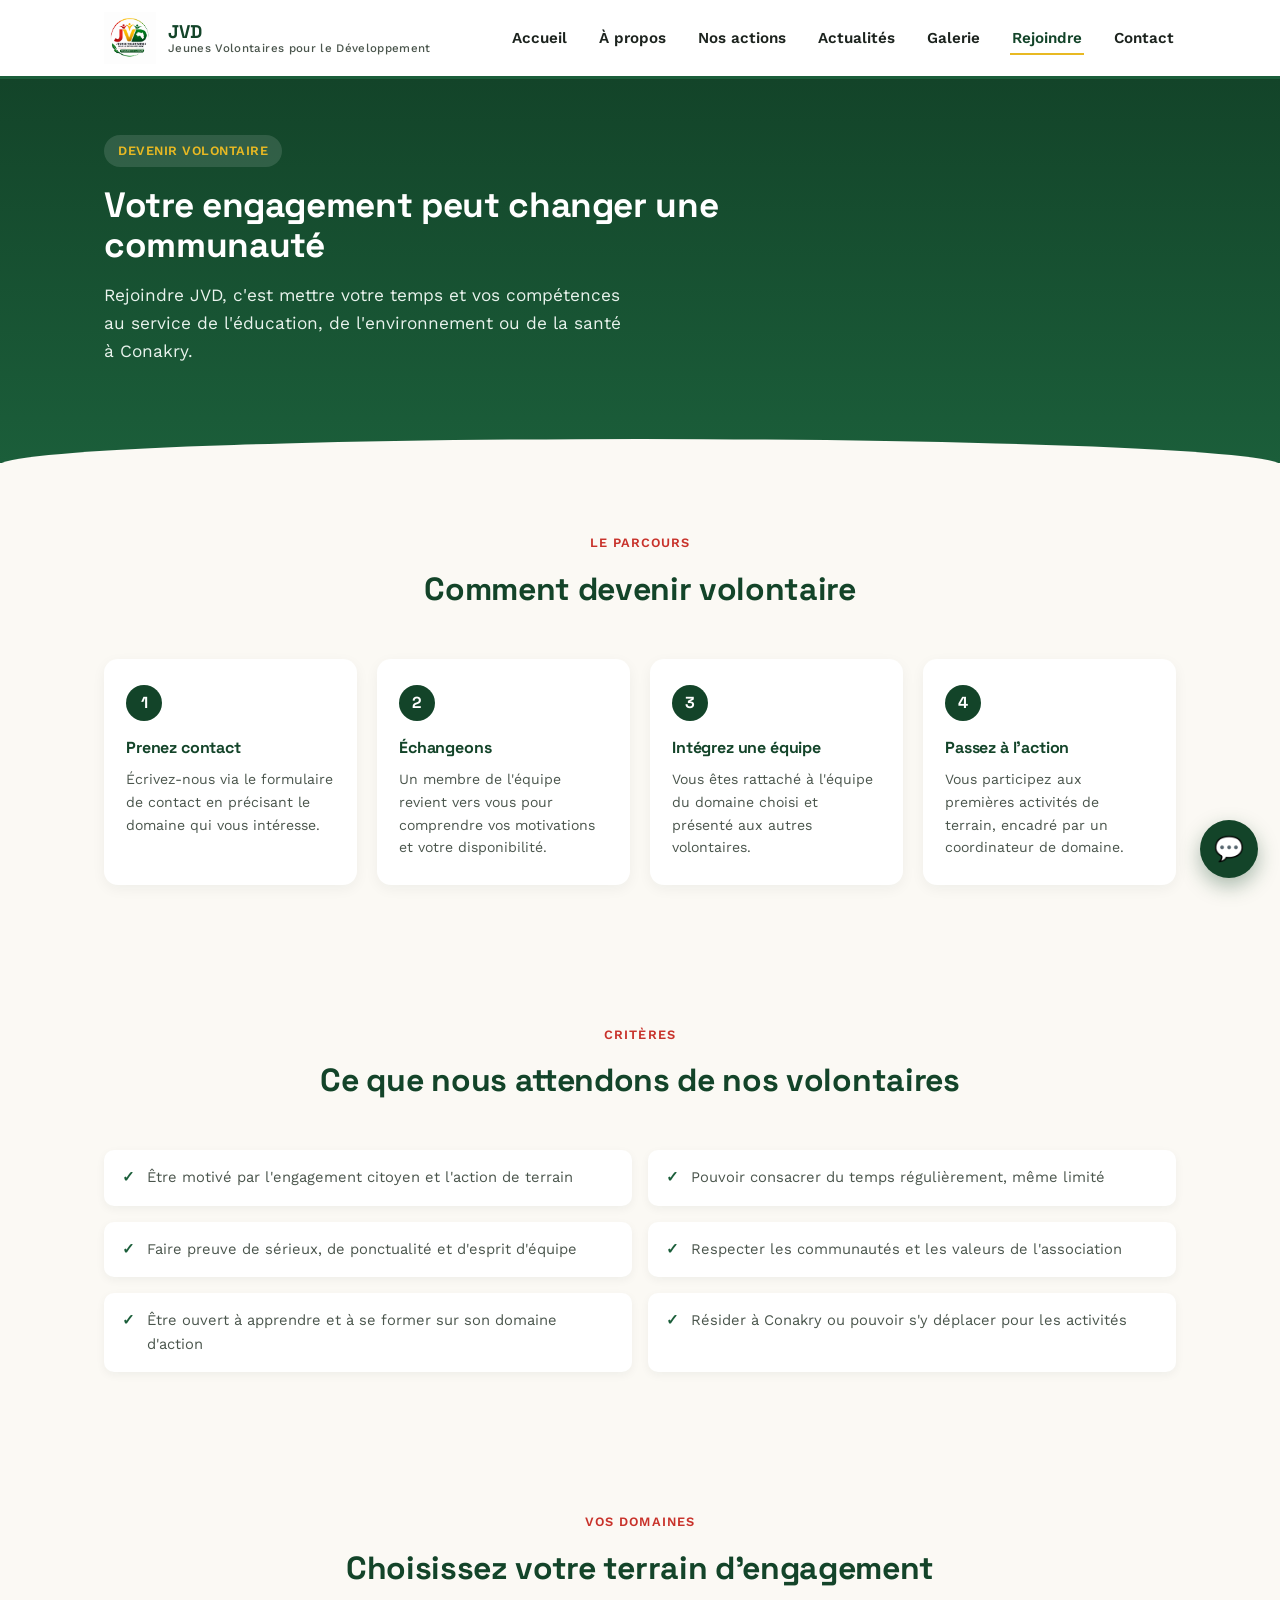
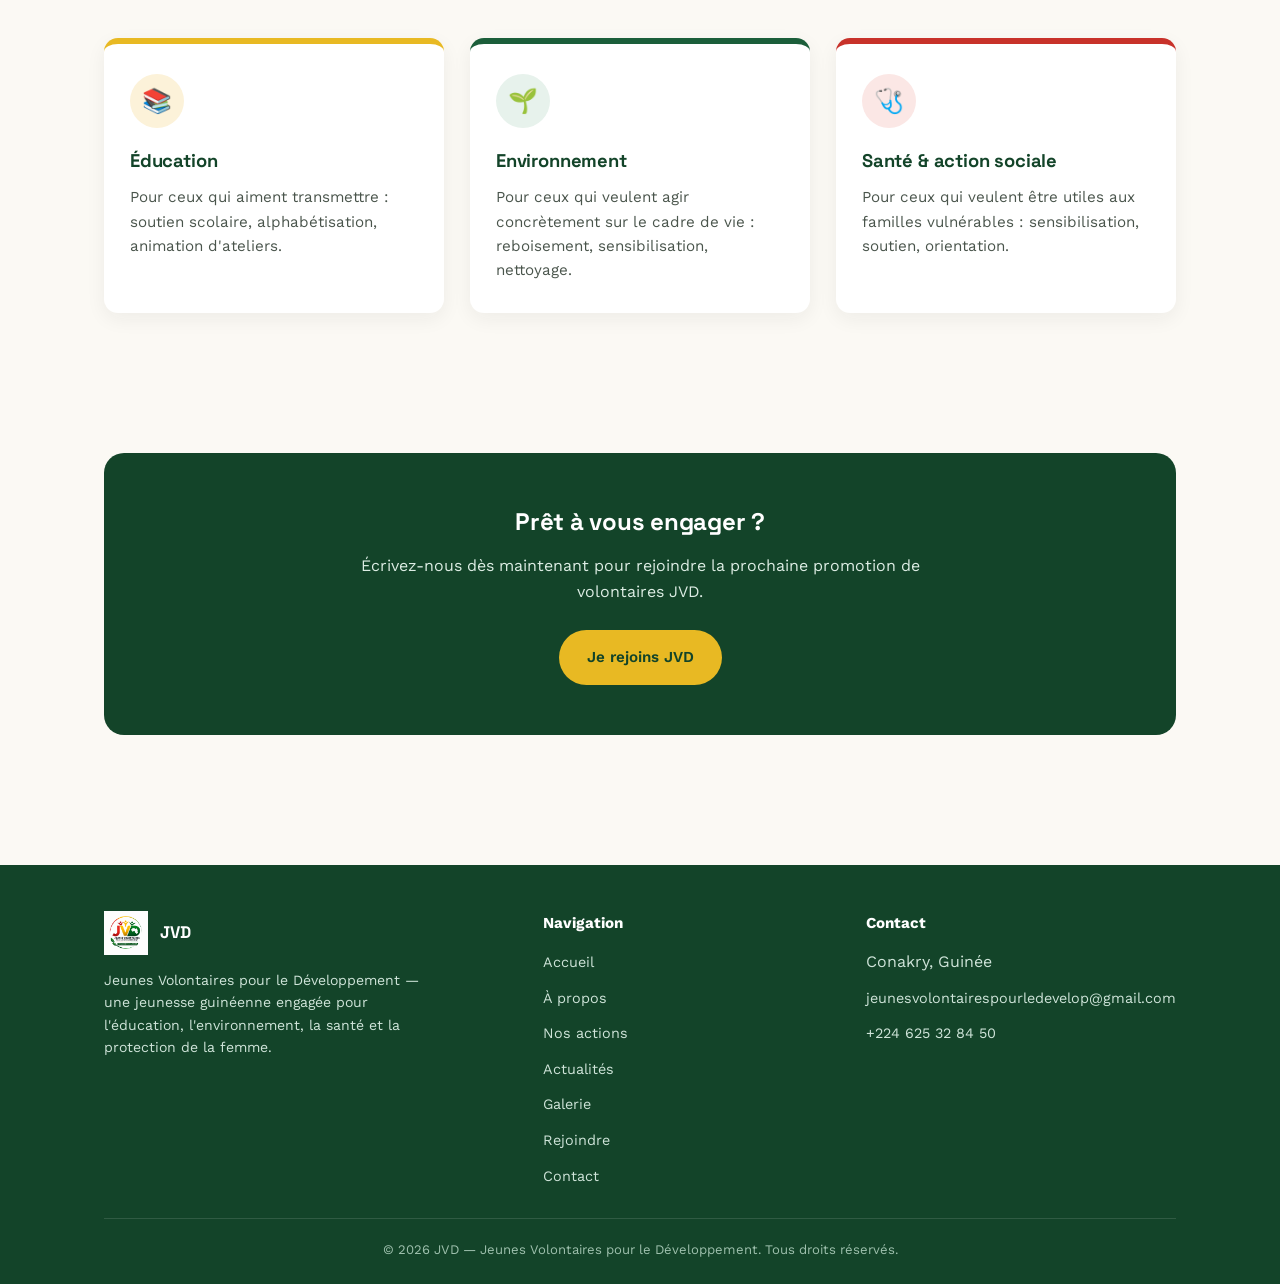
<file: rejoindre-1.html>
<!DOCTYPE html>
<html lang="fr">
<head>
<meta charset="UTF-8">
<meta name="viewport" content="width=device-width, initial-scale=1.0">
<title>Rejoindre JVD — Devenir volontaire</title>
<meta name="description" content="Devenez volontaire chez JVD, Jeunes Volontaires pour le Développement, à Conakry. Découvrez les étapes et les critères pour vous engager.">
<link rel="icon" href="logo.png">
<link rel="stylesheet" href="style.css">
</head>
<body>
<a href="#main" class="skip-link">Aller au contenu</a>

<header>
  <div class="nav-row">
    <a href="index.html" class="brand">
      <img src="logo.png" alt="Logo de JVD">
      <span class="brand-text">
        <span class="brand-word">JVD</span>
        <span class="brand-tag">Jeunes Volontaires pour le Développement</span>
      </span>
    </a>
    <button class="nav-toggle" aria-label="Ouvrir le menu" aria-expanded="false">
      <span></span><span></span><span></span>
    </button>
    <nav>
      <ul>
        <li><a href="index.html">Accueil</a></li>
        <li><a href="a-propos.html">À propos</a></li>
        <li><a href="actions.html">Nos actions</a></li>
        <li><a href="actualites.html">Actualités</a></li>
        <li><a href="galerie.html">Galerie</a></li>
        <li><a href="rejoindre.html" aria-current="page">Rejoindre</a></li>
        <li><a href="contact.html">Contact</a></li>
      </ul>
    </nav>
  </div>
</header>

<main id="main">

  <section class="hero" style="padding:56px 0 70px;">
    <div class="wrap">
      <span class="eyebrow">Devenir volontaire</span>
      <h1 style="font-size:2.2rem;max-width:680px;">Votre engagement peut changer une communauté</h1>
      <p class="lead">Rejoindre JVD, c'est mettre votre temps et vos compétences au service de l'éducation, de l'environnement ou de la santé à Conakry.</p>
    </div>
  </section>

  <section>
    <div class="wrap">
      <div class="section-head">
        <span class="kicker">Le parcours</span>
        <h2>Comment devenir volontaire</h2>
      </div>
      <div class="steps">
        <div class="step">
          <h3>Prenez contact</h3>
          <p>Écrivez-nous via le formulaire de contact en précisant le domaine qui vous intéresse.</p>
        </div>
        <div class="step">
          <h3>Échangeons</h3>
          <p>Un membre de l'équipe revient vers vous pour comprendre vos motivations et votre disponibilité.</p>
        </div>
        <div class="step">
          <h3>Intégrez une équipe</h3>
          <p>Vous êtes rattaché à l'équipe du domaine choisi et présenté aux autres volontaires.</p>
        </div>
        <div class="step">
          <h3>Passez à l'action</h3>
          <p>Vous participez aux premières activités de terrain, encadré par un coordinateur de domaine.</p>
        </div>
      </div>
    </div>
  </section>

  <section>
    <div class="wrap">
      <div class="section-head">
        <span class="kicker">Critères</span>
        <h2>Ce que nous attendons de nos volontaires</h2>
      </div>
      <ul class="criteria">
        <li>Être motivé par l'engagement citoyen et l'action de terrain</li>
        <li>Pouvoir consacrer du temps régulièrement, même limité</li>
        <li>Faire preuve de sérieux, de ponctualité et d'esprit d'équipe</li>
        <li>Respecter les communautés et les valeurs de l'association</li>
        <li>Être ouvert à apprendre et à se former sur son domaine d'action</li>
        <li>Résider à Conakry ou pouvoir s'y déplacer pour les activités</li>
      </ul>
    </div>
  </section>

  <section>
    <div class="wrap">
      <div class="section-head">
        <span class="kicker">Vos domaines</span>
        <h2>Choisissez votre terrain d'engagement</h2>
      </div>
      <div class="domains">
        <div class="domain-card gold">
          <div class="domain-icon">📚</div>
          <h3>Éducation</h3>
          <p>Pour ceux qui aiment transmettre : soutien scolaire, alphabétisation, animation d'ateliers.</p>
        </div>
        <div class="domain-card green">
          <div class="domain-icon">🌱</div>
          <h3>Environnement</h3>
          <p>Pour ceux qui veulent agir concrètement sur le cadre de vie : reboisement, sensibilisation, nettoyage.</p>
        </div>
        <div class="domain-card red">
          <div class="domain-icon">🩺</div>
          <h3>Santé &amp; action sociale</h3>
          <p>Pour ceux qui veulent être utiles aux familles vulnérables : sensibilisation, soutien, orientation.</p>
        </div>
      </div>
    </div>
  </section>

  <section>
    <div class="wrap">
      <div class="cta-band">
        <h2>Prêt à vous engager ?</h2>
        <p>Écrivez-nous dès maintenant pour rejoindre la prochaine promotion de volontaires JVD.</p>
        <a href="contact.html" class="btn btn-gold">Je rejoins JVD</a>
      </div>
    </div>
  </section>

</main>

<footer>
  <div class="wrap">
    <div class="footer-grid">
      <div>
        <div class="footer-brand">
          <img src="logo.png" alt="Logo JVD">
          <strong style="color:#fff;font-family:'Space Grotesk';font-size:1.05rem;">JVD</strong>
        </div>
        <p style="max-width:320px;font-size:.88rem;">Jeunes Volontaires pour le Développement — une jeunesse guinéenne engagée pour l'éducation, l'environnement, la santé et la protection de la femme.</p>
      </div>
      <div>
        <h4>Navigation</h4>
        <ul>
          <li><a href="index.html">Accueil</a></li>
          <li><a href="a-propos.html">À propos</a></li>
          <li><a href="actions.html">Nos actions</a></li>
          <li><a href="actualites.html">Actualités</a></li>
        <li><a href="galerie.html">Galerie</a></li>
        <li><a href="rejoindre.html">Rejoindre</a></li>
          <li><a href="contact.html">Contact</a></li>
        </ul>
      </div>
      <div>
        <h4>Contact</h4>
        <ul>
          <li>Conakry, Guinée</li>
          <li><a href="mailto:jeunesvolontairespourledevelop@gmail.com">jeunesvolontairespourledevelop@gmail.com</a></li>
          <li><a href="https://wa.me/224625328450">+224 625 32 84 50</a></li>
        </ul>
      </div>
    </div>
    <div class="footer-bottom">© 2026 JVD — Jeunes Volontaires pour le Développement. Tous droits réservés.</div>
  </div>
</footer>

<script src="script.js"></script>
<script src="assistant.js"></script>
</body>
</html>
</file>
<file: style.css>
/* ===========================================================
   JVD — Jeunes Volontaires pour le Développement
   Palette : vert #1B5E3A, or #E8B923, rouge #C8322A, crème #FBF9F4
   =========================================================== */

@import url('https://fonts.googleapis.com/css2?family=Space+Grotesk:wght@500;700&family=Work+Sans:wght@400;500;600&display=swap');

:root{
  --green-deep:#134429;
  --green:#1B5E3A;
  --green-tint:#E7F2EC;
  --gold:#E8B923;
  --gold-deep:#C9970E;
  --red:#C8322A;
  --cream:#FBF9F4;
  --ink:#1C231E;
  --ink-soft:#4A554C;
  --white:#FFFFFF;
  --radius:14px;
  --max:1120px;
}

*{box-sizing:border-box;}
html{scroll-behavior:smooth;}
body{
  margin:0;
  font-family:'Work Sans',sans-serif;
  color:var(--ink);
  background:var(--cream);
  line-height:1.6;
}
h1,h2,h3,.brand-word{
  font-family:'Space Grotesk',sans-serif;
  font-weight:700;
  letter-spacing:-0.01em;
  color:var(--green-deep);
}
a{color:inherit;text-decoration:none;}
img{max-width:100%;display:block;}
.wrap{max-width:var(--max);margin:0 auto;padding:0 24px;}

/* Skip link for keyboard users */
.skip-link{
  position:absolute;left:-999px;top:0;background:var(--gold);color:var(--ink);
  padding:8px 14px;border-radius:0 0 8px 0;z-index:200;
}
.skip-link:focus{left:0;}

/* ---------- Header ---------- */
header{
  background:var(--white);
  border-bottom:3px solid var(--green);
  position:sticky;top:0;z-index:100;
}
.nav-row{
  display:flex;align-items:center;justify-content:space-between;
  padding:12px 24px;max-width:var(--max);margin:0 auto;
}
.brand{display:flex;align-items:center;gap:12px;}
.brand img{height:52px;width:52px;object-fit:contain;}
.brand-text{display:flex;flex-direction:column;line-height:1.15;}
.brand-word{font-size:1.15rem;}
.brand-tag{font-size:.72rem;color:var(--ink-soft);font-weight:500;letter-spacing:.03em;}

nav ul{display:flex;gap:28px;list-style:none;margin:0;padding:0;}
nav a{
  font-weight:600;font-size:.95rem;color:var(--ink);
  padding:6px 2px;border-bottom:2px solid transparent;
  transition:border-color .15s ease, color .15s ease;
}
nav a:hover, nav a:focus, nav a[aria-current="page"]{
  border-bottom-color:var(--gold);color:var(--green-deep);
}

.nav-toggle{display:none;background:none;border:none;cursor:pointer;padding:6px;}
.nav-toggle span{display:block;width:26px;height:3px;background:var(--green-deep);margin:5px 0;border-radius:2px;}

@media (max-width:760px){
  nav{display:none;width:100%;}
  nav.open{display:block;}
  nav ul{flex-direction:column;gap:0;padding:10px 0;}
  nav a{display:block;padding:12px 4px;border-bottom:1px solid var(--green-tint);}
  .nav-toggle{display:block;}
  .nav-row{flex-wrap:wrap;}
}

/* ---------- Trio signature (les 3 volontaires) ---------- */
.trio{display:flex;gap:10px;align-items:flex-end;justify-content:center;}
.trio svg{height:34px;}
.divider-trio{display:flex;justify-content:center;padding:34px 0;}
.divider-trio svg{height:40px;}

/* ---------- Hero ---------- */
.hero{
  background:linear-gradient(180deg,var(--green-deep) 0%,var(--green) 100%);
  color:var(--white);
  padding:72px 0 90px;
  position:relative;
  overflow:hidden;
}
.hero::after{
  content:"";position:absolute;left:0;right:0;bottom:-2px;height:26px;
  background:var(--cream);
  border-radius:50% 50% 0 0 / 100% 100% 0 0;
}
.hero-grid{display:grid;grid-template-columns:1.2fr .8fr;gap:48px;align-items:center;}
.eyebrow{
  display:inline-flex;align-items:center;gap:8px;
  background:rgba(255,255,255,.12);color:var(--gold);
  padding:6px 14px;border-radius:999px;font-size:.8rem;font-weight:600;
  letter-spacing:.04em;text-transform:uppercase;margin-bottom:18px;
}
.hero h1{color:var(--white);font-size:2.6rem;line-height:1.12;margin:0 0 18px;}
.hero h1 .accent{color:var(--gold);}
.hero p.lead{font-size:1.08rem;color:#E9F3ED;max-width:520px;margin:0 0 28px;}
.hero-logo{
  background:var(--white);border-radius:24px;padding:26px;
  box-shadow:0 20px 40px rgba(0,0,0,.25);
  max-width:280px;margin:0 auto;
}

.btn-row{display:flex;gap:14px;flex-wrap:wrap;}
.btn{
  display:inline-flex;align-items:center;gap:8px;
  padding:13px 26px;border-radius:999px;font-weight:600;font-size:.95rem;
  transition:transform .15s ease, box-shadow .15s ease;
  border:2px solid transparent;
}
.btn:hover{transform:translateY(-2px);}
.btn-gold{background:var(--gold);color:var(--green-deep);}
.btn-gold:hover{box-shadow:0 10px 20px rgba(232,185,35,.35);}
.btn-outline{border-color:rgba(255,255,255,.55);color:var(--white);}
.btn-outline:hover{border-color:var(--white);}
.btn-green{background:var(--green);color:var(--white);}
.btn-green:hover{box-shadow:0 10px 20px rgba(27,94,58,.3);}

@media (max-width:760px){
  .hero-grid{grid-template-columns:1fr;}
  .hero h1{font-size:2rem;}
  .hero-logo{order:-1;max-width:180px;}
}

/* ---------- Sections generic ---------- */
section{padding:70px 0;}
.section-head{max-width:640px;margin:0 auto 44px;text-align:center;}
.section-head .kicker{
  color:var(--red);font-weight:600;font-size:.8rem;letter-spacing:.08em;
  text-transform:uppercase;display:block;margin-bottom:10px;
}
.section-head h2{font-size:2rem;margin:0 0 12px;}
.section-head p{color:var(--ink-soft);margin:0;}

/* ---------- Domain cards (3 couleurs = 3 domaines, comme le logo) ---------- */
.domains{display:grid;grid-template-columns:repeat(3,1fr);gap:26px;}
.domain-card{
  background:var(--white);border-radius:var(--radius);padding:30px 26px;
  border-top:6px solid var(--green);
  box-shadow:0 6px 20px rgba(28,35,30,.06);
}
.domain-card.red{border-top-color:var(--red);}
.domain-card.gold{border-top-color:var(--gold);}
.domain-card.green{border-top-color:var(--green);}
.domain-icon{
  width:54px;height:54px;border-radius:50%;
  display:flex;align-items:center;justify-content:center;
  margin-bottom:18px;font-size:1.5rem;
}
.domain-card.red .domain-icon{background:#FBE7E5;}
.domain-card.gold .domain-icon{background:#FCF2D9;}
.domain-card.green .domain-icon{background:var(--green-tint);}
.domain-card h3{font-size:1.15rem;margin:0 0 10px;}
.domain-card p{color:var(--ink-soft);font-size:.95rem;margin:0;}

@media (max-width:820px){.domains{grid-template-columns:1fr;}}

/* ---------- Mission strip ---------- */
.mission-strip{
  background:var(--green-tint);
  border-radius:var(--radius);
  padding:40px;
  display:grid;grid-template-columns:auto 1fr;gap:28px;align-items:center;
}
.mission-strip .mark{
  font-family:'Space Grotesk';font-size:3rem;color:var(--gold-deep);font-weight:700;
}
@media (max-width:700px){.mission-strip{grid-template-columns:1fr;text-align:center;}}

/* ---------- CTA band ---------- */
.cta-band{
  background:var(--green-deep);color:var(--white);border-radius:20px;
  padding:50px 40px;text-align:center;
}
.cta-band h2{color:var(--white);margin:0 0 12px;}
.cta-band p{color:#DDEDE4;max-width:560px;margin:0 auto 26px;}

/* ---------- Values / list ---------- */
.values{display:grid;grid-template-columns:repeat(3,1fr);gap:24px;}
.value{text-align:center;padding:10px;}
.value .dot{
  width:14px;height:14px;border-radius:50%;margin:0 auto 14px;
}
@media (max-width:820px){.values{grid-template-columns:1fr;}}

/* ---------- Timeline-ish list for approach (not numbered claim of history) ---------- */
.pillars{display:flex;flex-direction:column;gap:18px;}
.pillar{
  display:grid;grid-template-columns:56px 1fr;gap:20px;
  background:var(--white);border-radius:var(--radius);padding:22px 24px;
  box-shadow:0 4px 14px rgba(28,35,30,.05);
}
.pillar .num{
  width:56px;height:56px;border-radius:50%;display:flex;align-items:center;justify-content:center;
  font-family:'Space Grotesk';font-weight:700;color:var(--white);font-size:1.1rem;
}
.pillar h3{margin:0 0 6px;font-size:1.05rem;}
.pillar p{margin:0;color:var(--ink-soft);font-size:.94rem;}

/* ---------- Contact ---------- */
.contact-grid{display:grid;grid-template-columns:.9fr 1.1fr;gap:40px;align-items:start;}
.contact-card{
  background:var(--white);border-radius:var(--radius);padding:30px;
  box-shadow:0 6px 20px rgba(28,35,30,.06);
}
.contact-info-item{display:flex;gap:14px;margin-bottom:20px;align-items:flex-start;}
.contact-info-item .ic{
  width:40px;height:40px;border-radius:10px;background:var(--green-tint);
  display:flex;align-items:center;justify-content:center;flex-shrink:0;font-size:1.1rem;
}
.contact-info-item h3{margin:0 0 4px;font-size:.98rem;}
.contact-info-item p, .contact-info-item a{margin:0;color:var(--ink-soft);font-size:.92rem;}

form{display:flex;flex-direction:column;gap:16px;}
label{font-weight:600;font-size:.9rem;margin-bottom:6px;display:block;}
input,textarea,select{
  width:100%;padding:12px 14px;border:1.5px solid #DCE5DF;border-radius:10px;
  font-family:inherit;font-size:.95rem;background:var(--white);
}
input:focus,textarea:focus,select:focus{outline:2px solid var(--gold);border-color:var(--gold);}
.form-row{display:grid;grid-template-columns:1fr 1fr;gap:16px;}
@media (max-width:700px){.contact-grid,.form-row{grid-template-columns:1fr;}}
.note-box{
  background:#FCF2D9;border-left:4px solid var(--gold);border-radius:10px;
  padding:14px 16px;font-size:.88rem;color:var(--ink);margin-top:18px;
}

/* ---------- Footer ---------- */
footer{background:var(--green-deep);color:#CFE4D9;padding:46px 0 24px;margin-top:60px;}
.footer-grid{display:grid;grid-template-columns:1.4fr 1fr 1fr;gap:36px;margin-bottom:30px;}
footer h4{color:var(--white);font-size:.95rem;margin:0 0 14px;}
footer ul{list-style:none;padding:0;margin:0;display:flex;flex-direction:column;gap:10px;}
footer a{color:#CFE4D9;font-size:.9rem;}
footer a:hover{color:var(--gold);}
.footer-brand{display:flex;gap:12px;align-items:center;margin-bottom:14px;}
.footer-brand img{height:44px;width:44px;}
.footer-bottom{
  border-top:1px solid rgba(255,255,255,.12);padding-top:20px;
  text-align:center;font-size:.82rem;color:#9FC1AE;
}
@media (max-width:760px){.footer-grid{grid-template-columns:1fr;}}

/* ---------- FAQ ---------- */
.faq{display:flex;flex-direction:column;gap:2px;border-radius:var(--radius);overflow:hidden;box-shadow:0 6px 20px rgba(28,35,30,.06);}
.faq-item{background:var(--white);}
.faq-item summary{
  padding:20px 24px;cursor:pointer;font-weight:600;font-family:'Space Grotesk';
  color:var(--green-deep);list-style:none;display:flex;justify-content:space-between;align-items:center;gap:16px;
}
.faq-item summary::-webkit-details-marker{display:none;}
.faq-item summary::after{content:"+";font-size:1.4rem;color:var(--gold-deep);flex-shrink:0;}
.faq-item[open] summary::after{content:"–";}
.faq-item p{margin:0;padding:0 24px 20px;color:var(--ink-soft);font-size:.94rem;}

/* ---------- Organisation ---------- */
.org-grid{display:grid;grid-template-columns:repeat(3,1fr);gap:24px;}
.org-card{
  background:var(--white);border-radius:var(--radius);padding:26px;text-align:center;
  box-shadow:0 4px 14px rgba(28,35,30,.05);
}
.org-card .avatar{
  width:64px;height:64px;border-radius:50%;margin:0 auto 14px;
  display:flex;align-items:center;justify-content:center;font-size:1.6rem;
  background:var(--green-tint);
}
.org-card h3{margin:0 0 4px;font-size:1rem;}
.org-card .role{color:var(--gold-deep);font-weight:600;font-size:.82rem;text-transform:uppercase;letter-spacing:.03em;margin-bottom:10px;display:block;}
.org-card p{margin:0;color:var(--ink-soft);font-size:.88rem;}
@media (max-width:820px){.org-grid{grid-template-columns:1fr;}}

/* ---------- Steps (rejoindre) ---------- */
.steps{display:grid;grid-template-columns:repeat(4,1fr);gap:20px;counter-reset:step;}
.step{background:var(--white);border-radius:var(--radius);padding:26px 22px;box-shadow:0 4px 14px rgba(28,35,30,.05);position:relative;}
.step::before{
  counter-increment:step;content:counter(step);
  width:36px;height:36px;border-radius:50%;background:var(--green-deep);color:var(--white);
  display:flex;align-items:center;justify-content:center;font-family:'Space Grotesk';font-weight:700;
  margin-bottom:14px;
}
.step h3{margin:0 0 8px;font-size:1rem;}
.step p{margin:0;color:var(--ink-soft);font-size:.88rem;}
@media (max-width:820px){.steps{grid-template-columns:1fr 1fr;}}
@media (max-width:560px){.steps{grid-template-columns:1fr;}}

/* ---------- Criteria list ---------- */
.criteria{display:grid;grid-template-columns:1fr 1fr;gap:16px;}
.criteria li{
  list-style:none;background:var(--white);border-radius:10px;padding:16px 18px;
  display:flex;gap:12px;align-items:flex-start;box-shadow:0 3px 10px rgba(28,35,30,.05);font-size:.92rem;color:var(--ink-soft);
}
.criteria li::before{content:"✓";color:var(--green);font-weight:700;flex-shrink:0;}
.criteria{padding:0;margin:0;}
@media (max-width:700px){.criteria{grid-template-columns:1fr;}}

/* Reduced motion */
@media (prefers-reduced-motion:reduce){
  html{scroll-behavior:auto;}
  .btn:hover{transform:none;}
}
</file>
